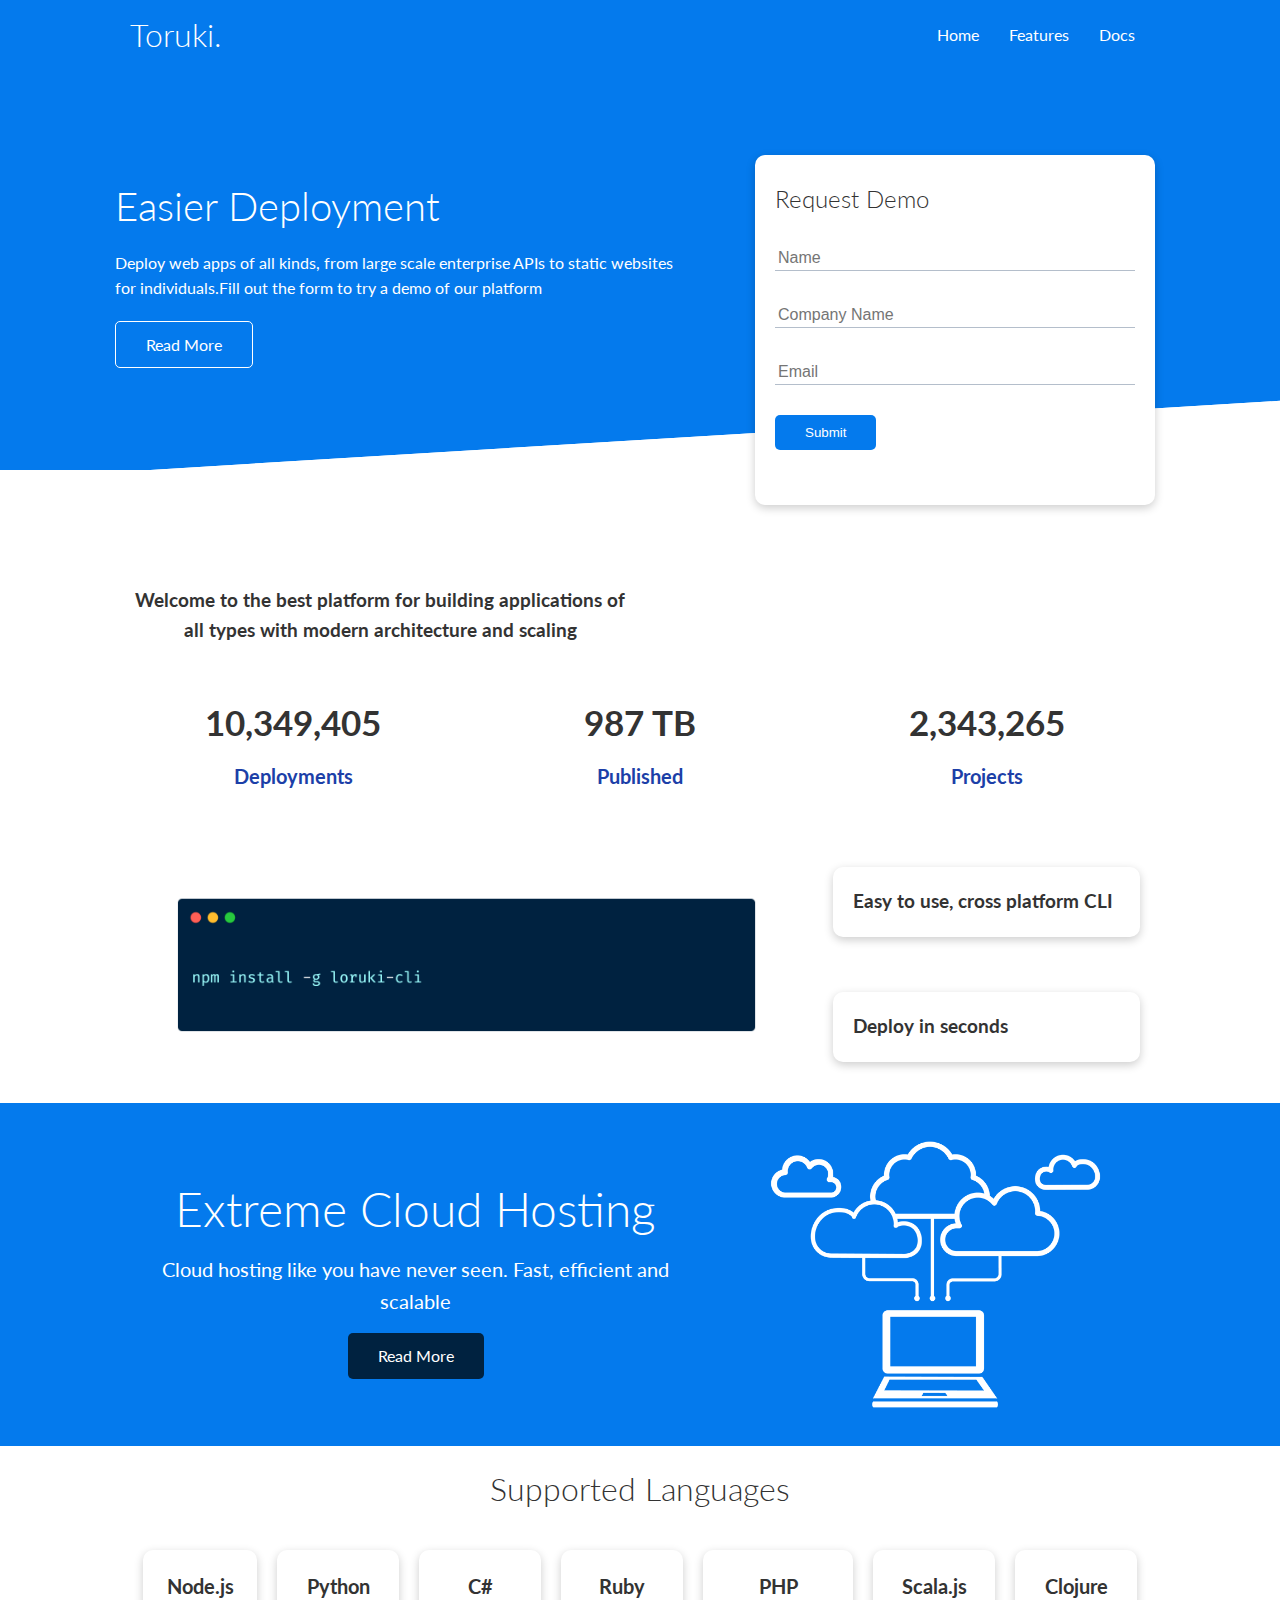
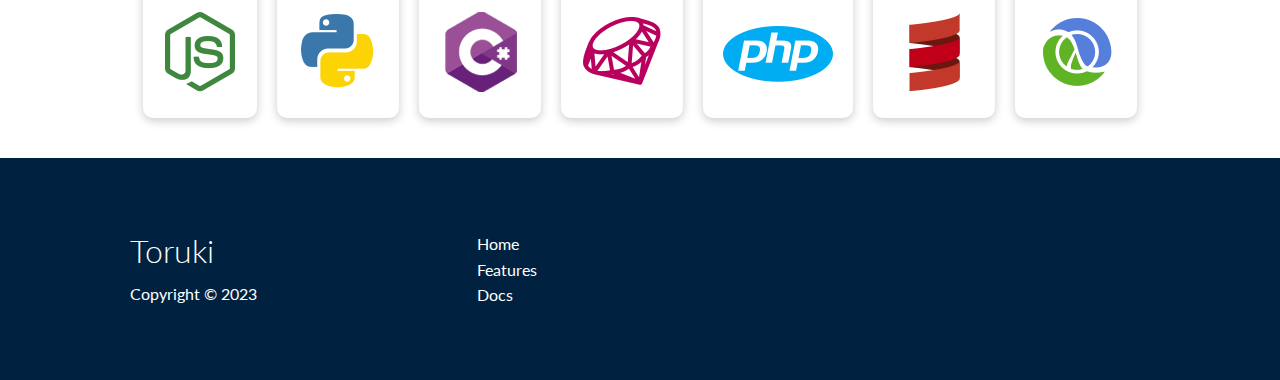
<file: Html-css-simply-cloud-hosting/index.html>
<!DOCTYPE html>
<html lang="en">

<head>
    <meta charset="UTF-8">
    <meta http-equiv="X-UA-Compatible" content="IE=edge">
    <meta name="viewport" content="width=device-width, initial-scale=1.0">
    <link rel="stylesheet" href="https://cdnjs.cloudflare.com/ajax/libs/font-awesome/6.3.0/css/all.min.css"
        integrity="sha512-SzlrxWUlpfuzQ+pcUCosxcglQRNAq/DZjVsC0lE40xsADsfeQoEypE+enwcOiGjk/bSuGGKHEyjSoQ1zVisanQ=="
        crossorigin="anonymous" referrerpolicy="no-referrer" />
    <link rel="stylesheet" href="css/style.css">
    <title>Toruki | Cloud Hosting For Everyone</title>
</head>

<body>
    <!--Navbar-->
    <div class="navbar">
        <div class="container flex">
            <h1 class="logo">Toruki.</h1>
            <nav>
                <ul>
                    <li><a href="index.html">Home</a></li>
                    <li><a href="features.html">Features</a></li>
                    <li><a href="docs.html">Docs</a></li>
                </ul>
            </nav>
        </div>
    </div>

    <!---ShowCase-->

    <section class="showcase">
        <div class="container grid">
            <div class="showcase-text">
                <h1>Easier Deployment</h1>
                <p>Deploy web apps of all kinds, from
                    large scale enterprise APIs to static
                    websites for individuals.Fill out the
                    form to try a demo of our platform</p>
                <a href="features.html" class="btn btn-outline">Read More</a>
            </div>
            <div class="showcase-form card">
                <h2>Request Demo</h2>
                <form>
                    <div class="form-control">
                        <input type="text" name="name" placeholder="Name" required>
                    </div>
                    <div class="form-control">
                        <input type="text" name="company" placeholder="Company Name" required>
                    </div>
                    <div class="form-control">
                        <input type="email" name="email" placeholder="Email" required>
                    </div>
                    <input type="submit" value="Submit" class="btn btn-primary">
                </form>
            </div>
        </div>

    </section>

    <!--Stats-->
    <section class="stats">
        <div class="container">
            <h3 class="stats-heading text-center my-1">
                Welcome to the best platform for building
                applications of all types with modern architecture and scaling
            </h3>

            <div class="grid grid-3 text-center my-4">
                <div>
                    <i class="fas fa-server fa-3x"></i>
                    <h3>10,349,405</h3>
                    <p class="text-secondary">Deployments</p>
                </div>
                <div>
                    <i class="fas fa-upload fa-3x"></i>
                    <h3>987 TB</h3>
                    <p class="text-secondary">Published</p>
                </div>
                <div>
                    <i class="fas fa-project-diagram fa-3x"></i>
                    <h3>2,343,265</h3>
                    <p class="text-secondary">Projects</p>
                </div>
            </div>
        </div>

    </section>
    <!---Cli-->
    <section class="cli">
        <div class="container grid">
            <img src="images/cli.png" alt="">
            <div class="card">
                <h3>Easy to use, cross platform CLI</h3>
            </div>
            <div class="card">
                <h3>Deploy in seconds</h3>
            </div>
        </div>
    </section>
    <!--Cloud-->
    <section class="cloud bg-primary my-2 py-2">
        <div class="container grid">
            <div class="text-center">
                <h2 class="lg">Extreme Cloud Hosting</h2>
                <p class="lead my-1">Cloud hosting like you have never seen.
                    Fast, efficient and scalable
                </p>
                <a href="features.html" class="btn btn-dark">Read More</a>
            </div>
            <img src="images/cloud.png" alt="">
        </div>
    </section>

    <!---Languages-->
    <section class="languages">
        <h2 class="md text-center my-2">
            Supported Languages
        </h2>
        <div class="container flex">
            <div class="card">
                <h4>Node.js</h4>
                <img src="images/logos/node.png" alt="">
            </div>
            <div class="card">
                <h4>Python</h4>
                <img src="images/logos/python.png" alt="">
            </div>
            <div class="card">
                <h4>C#</h4>
                <img src="images/logos/csharp.png" alt="">
            </div>
            <div class="card">
                <h4>Ruby</h4>
                <img src="images/logos/ruby.png" alt="">
            </div>
            <div class="card">
                <h4>PHP</h4>
                <img src="images/logos/php.png" alt="">
            </div>
            <div class="card">
                <h4>Scala.js</h4>
                <img src="images/logos/scala.png" alt="">
            </div>
            <div class="card">
                <h4>Clojure</h4>
                <img src="images/logos/clojure.png" alt="">
            </div>
        </div>
    </section>

    <!---Footer-->
    <footer class="footer bg-dark py-5">
    <div class="container grid grid-3">
        <div>
            <h1>Toruki</h1>
            <p>Copyright &copy; 2023</p>
        </div>
        <nav>
            <ul>
                <li><a href="index.html">Home</a></li>
                <li><a href="features.html">Features</a></li>
                <li><a href="docs.html">Docs</a></li>
            </ul>
        </nav>
       <div class="social">
        <a href="#"><i class="fab fa-github fa-2x"></i></a>
        <a href="#"><i class="fab fa-facebook fa-2x"></i></a>
        <a href="#"><i class="fab fa-instagram fa-2x"></i></a>
        <a href="#"><i class="fab fa-twitter fa-2x"></i></a>
       </div>
    </div>
    </footer>
</body>

</html>
</file>
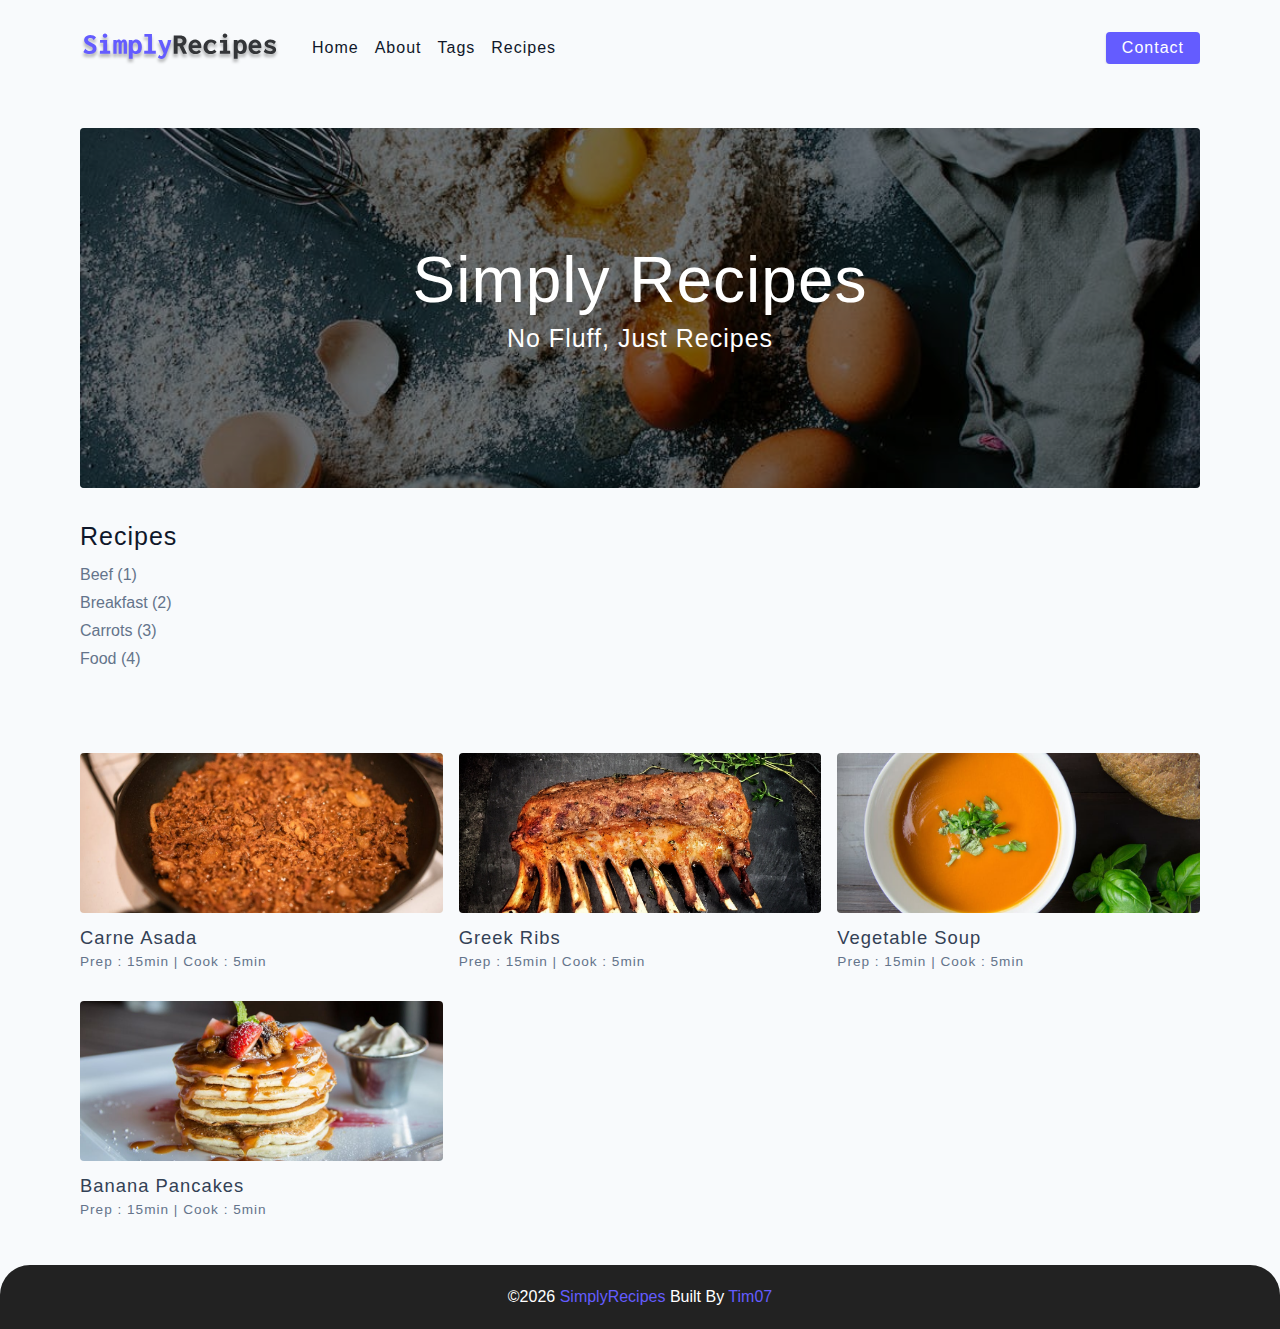
<file: html-css-simply-recipes-main/starter/index.html>
<!DOCTYPE html>
<html lang="en">
  <head>
    <meta charset="UTF-8" />
    <meta http-equiv="X-UA-Compatible" content="IE=edge" />
    <meta name="viewport" content="width=device-width, initial-scale=1.0" />
    <title>Simply Recipes || Starter</title>
    <!-- favicon -->
    <link rel="shortcut icon" href="./assets/favicon.ico" type="image/x-icon" />
    <!-- normalize -->
    <link rel="stylesheet" href="./css/normalize.css" />
    <!-- font-awesome -->
    <link
      rel="stylesheet"
      href="https://cdnjs.cloudflare.com/ajax/libs/font-awesome/5.14.0/css/all.min.css"
    />
    <!-- main css -->
    <link rel="stylesheet" href="./css/main.css" />
  </head>
  <body>
  <!--nav-->
  <nav class="navbar">
   <div class="nav-center">
   <!--header-->
   <div class="nav-header">
    <a href="index.html" class="nav-logo">
      <img src="./assets/logo.svg" alt="simply recipes">
    </a>
    <button type="button" class="nav-btn btn">
    <i class="fas fa-align-justify"></i>
    </button>
  </div>
  <!--links-->
    <div class="nav-links">
      <a href="index.html" class="nav-link">Home</a>
      <a href="about.html" class="nav-link">About</a>
      <a href="tags.html" class="nav-link">Tags</a>
      <a href="recipes.html" class="nav-link">Recipes</a>
      <div class="nav-link contact-link">
     <a href="contact.html" class="btn">Contact</a>
      </div>
    </div>
   </div>
  </nav>
  <!--nav end-->
  <!--main-->
  <main class="page">
    <!---header-->
    <header class="hero">
   <div class="hero-container">
    <div class="hero-text">
   <h1>simply recipes</h1>
   <h4>no fluff, just recipes</h4>
    </div>
   </div>
    </header>
    <!---end of header-->
    <section class="recipes-container">
      <!-- tag container -->
      <div class="tags-container">
        <h4>recipes</h4>
        <div class="tags-list">
          <a href="tag-template.html">Beef (1)</a>
          <a href="tag-template.html">Breakfast (2)</a>
          <a href="tag-template.html">Carrots (3)</a>
          <a href="tag-template.html">Food (4)</a>
        </div>
      </div>
      <!-- end of tag container -->
      <!-- recipes list -->
      <div class="recipes-list">
        <!-- single recipe -->
        <a href="single-recipe.html" class="recipe">
          <img
            src="./assets/recipes/recipe-1.jpeg"
            class="img recipe-img"
            alt=""
          />
          <h5>Carne Asada</h5>
          <p>Prep : 15min | Cook : 5min</p>
        </a>
        <!-- end of single recipe -->
        <!-- single recipe -->
        <a href="single-recipe.html" class="recipe">
          <img
            src="./assets/recipes/recipe-2.jpeg"
            class="img recipe-img"
            alt=""
          />
          <h5>Greek Ribs</h5>
          <p>Prep : 15min | Cook : 5min</p>
        </a>
        <!-- end of single recipe -->
        <!-- single recipe -->
        <a href="single-recipe.html" class="recipe">
          <img
            src="./assets/recipes/recipe-3.jpeg"
            class="img recipe-img"
            alt=""
          />
          <h5>Vegetable Soup</h5>
          <p>Prep : 15min | Cook : 5min</p>
        </a>
        <!-- end of single recipe -->
        <!-- single recipe -->
        <a href="single-recipe.html" class="recipe">
          <img
            src="./assets/recipes/recipe-4.jpeg"
            class="img recipe-img"
            alt=""
          />
          <h5>Banana Pancakes</h5>
          <p>Prep : 15min | Cook : 5min</p>
        </a>
        <!-- end of single recipe -->
      </div>
      <!-- end of recipes list -->
    </section>
  </main>
  <!--end main-->
  <!---footer-->
  <footer class="page-footer">
  <p>
    &copy;<span id="date"></span>
    <span class="footer-logo">SimplyRecipes</span>
    Built By <a href="https://github.com/Turabek07">Tim07</a>
  </p>
  </footer>
    <script src="./js/app.js"></script>
  </body>
</html>
</file>
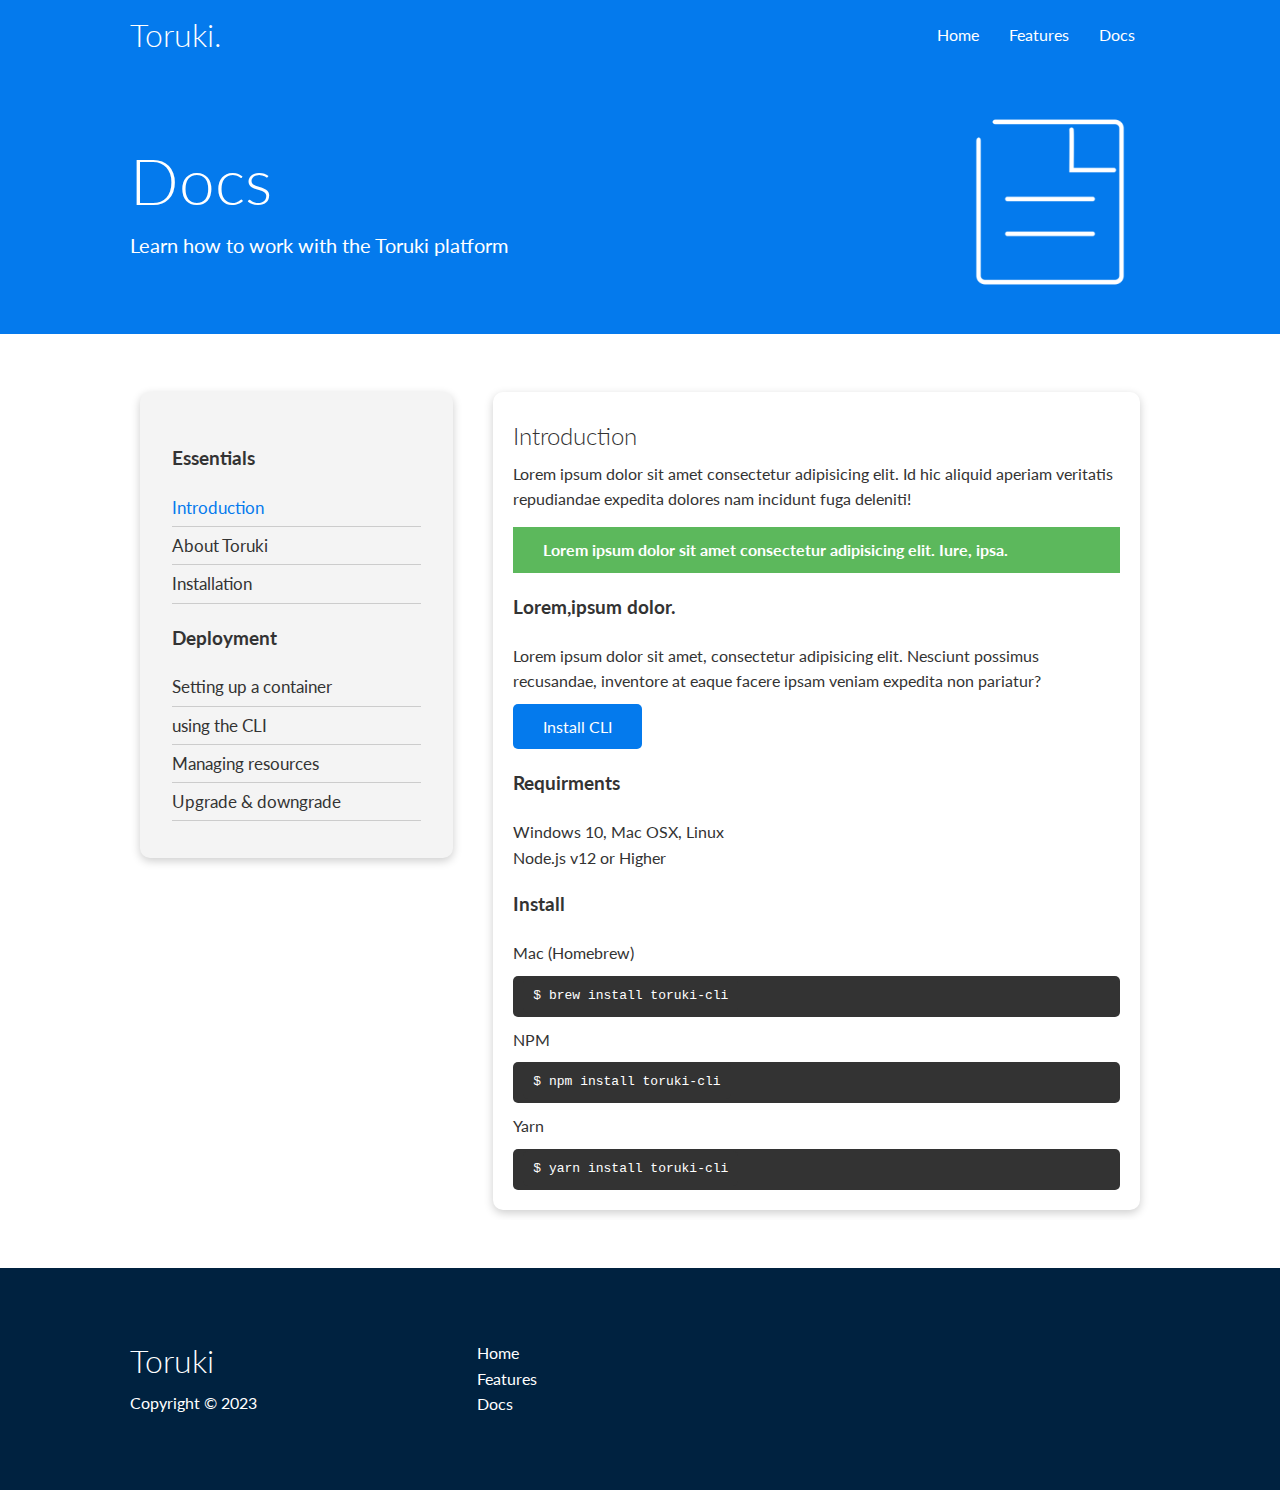
<file: Html-css-simply-cloud-hosting/docs.html>
<!DOCTYPE html>
<html lang="en">

<head>
    <meta charset="UTF-8">
    <meta http-equiv="X-UA-Compatible" content="IE=edge">
    <meta name="viewport" content="width=device-width, initial-scale=1.0">
    <link rel="stylesheet" href="https://cdnjs.cloudflare.com/ajax/libs/font-awesome/6.3.0/css/all.min.css"
        integrity="sha512-SzlrxWUlpfuzQ+pcUCosxcglQRNAq/DZjVsC0lE40xsADsfeQoEypE+enwcOiGjk/bSuGGKHEyjSoQ1zVisanQ=="
        crossorigin="anonymous" referrerpolicy="no-referrer" />
    <link rel="stylesheet" href="css/style.css">
    <title>Toruki | Cloud Hosting For Everyone</title>
</head>

<body>
    <!--Navbar-->
    <div class="navbar">
        <div class="container flex">
            <h1 class="logo">Toruki.</h1>
            <nav>
                <ul>
                    <li><a href="index.html">Home</a></li>
                    <li><a href="features.html">Features</a></li>
                    <li><a href="docs.html">Docs</a></li>
                </ul>
            </nav>
        </div>
    </div>

    <!---Header-->
    <section class="docs-head bg-primary py-3">
        <div class="container grid">
            <div>
                <h1 class="xl">Docs</h1>
                <p class="lead">
                    Learn how to work with the Toruki platform
                </p>
            </div>
            <img src="images/docs.png" alt="">
        </div>
    </section>


    <!--Docs main-->
    <section class="docs-main my-4">
        <div class="container grid">
            <div class="card bg-light p-3">
                <h3 class="my-2">Essentials</h3>
                <nav>
                    <ul>
                        <li><a class="text-primary" href="#">Introduction</a></li>
                        <li><a href="#">About Toruki</a></li>
                        <li><a href="#">Installation</a></li>
                    </ul>
                </nav>
                <h3 class="my-2">Deployment</h3>
                <nav>
                    <ul>
                        <li><a href="#">Setting up a container</a></li>
                        <li><a href="#">using the CLI</a></li>
                        <li><a href="#">Managing resources</a></li>
                        <li><a href="#">Upgrade & downgrade</a></li>
                    </ul>
                </nav>

            </div>
            <div class="card">

                <h2>Introduction</h2>
                <p>
                    Lorem ipsum dolor sit amet consectetur adipisicing elit. Id hic aliquid aperiam veritatis
                    repudiandae expedita dolores nam incidunt fuga deleniti!
                </p>
                <div class="alert alert-success">
                    <i class="fas fa-info"></i>Lorem ipsum dolor sit amet consectetur adipisicing elit. Iure, ipsa.
                </div>


                <h3>Lorem,ipsum dolor.</h3>
                <p>Lorem ipsum dolor sit amet, consectetur adipisicing elit. Nesciunt possimus recusandae, inventore at
                    eaque facere ipsam veniam expedita non pariatur?</p>
                    <a href="#" class="btn btn-primary">Install CLI</a>
                    <h3>Requirments</h3>
                    <ul>
                        <li>Windows 10, Mac OSX, Linux</li>
                        <li>Node.js v12 or Higher</li>
                    </ul>
                    <h3>Install</h3>
                    <p>Mac (Homebrew)</p>
                    <pre><code>$ brew install toruki-cli</code></pre>
                    <p>NPM</p>
                    <pre><code>$ npm install toruki-cli</code></pre>
                    <p>Yarn</p>
                    <pre><code>$ yarn install toruki-cli</code></pre>
                    
            </div>
        </div>
    </section>



    <!---Footer-->
    <footer class="footer bg-dark py-5">
        <div class="container grid grid-3">
            <div>
                <h1>Toruki</h1>
                <p>Copyright &copy; 2023</p>
            </div>
            <nav>
                <ul>
                    <li><a href="index.html">Home</a></li>
                    <li><a href="features.html">Features</a></li>
                    <li><a href="docs.html">Docs</a></li>
                </ul>
            </nav>
            <div class="social">
                <a href="#"><i class="fab fa-github fa-2x"></i></a>
                <a href="#"><i class="fab fa-facebook fa-2x"></i></a>
                <a href="#"><i class="fab fa-instagram fa-2x"></i></a>
                <a href="#"><i class="fab fa-twitter fa-2x"></i></a>
            </div>
        </div>
    </footer>
</body>

</html>
</file>
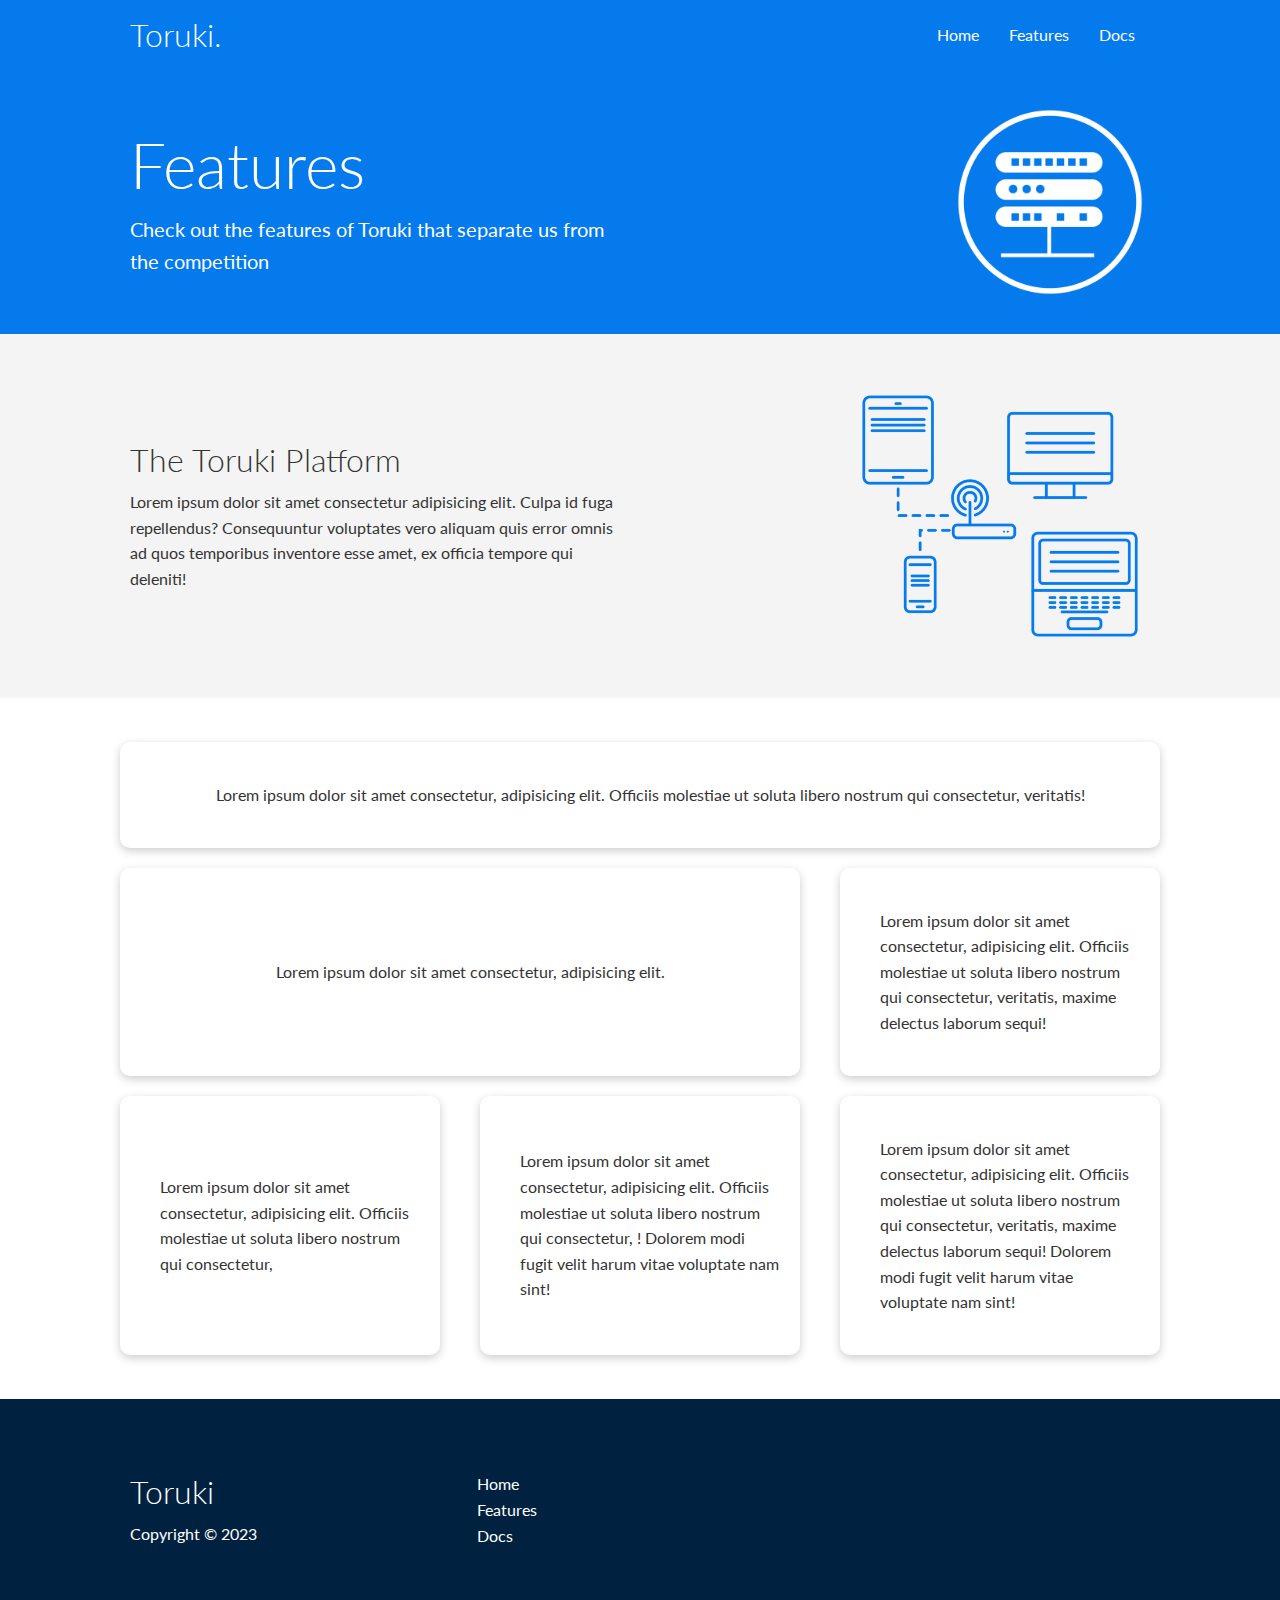
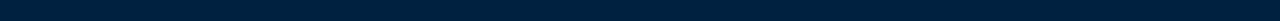
<file: Html-css-simply-cloud-hosting/features.html>
<!DOCTYPE html>
<html lang="en">

<head>
    <meta charset="UTF-8">
    <meta http-equiv="X-UA-Compatible" content="IE=edge">
    <meta name="viewport" content="width=device-width, initial-scale=1.0">
    <link rel="stylesheet" href="https://cdnjs.cloudflare.com/ajax/libs/font-awesome/6.3.0/css/all.min.css"
        integrity="sha512-SzlrxWUlpfuzQ+pcUCosxcglQRNAq/DZjVsC0lE40xsADsfeQoEypE+enwcOiGjk/bSuGGKHEyjSoQ1zVisanQ=="
        crossorigin="anonymous" referrerpolicy="no-referrer" />
    <link rel="stylesheet" href="css/style.css">
    <title>Toruki | Cloud Hosting For Everyone</title>
</head>

<body>
    <!--Navbar-->
    <div class="navbar">
        <div class="container flex">
            <h1 class="logo">Toruki.</h1>
            <nav>
                <ul>
                    <li><a href="index.html">Home</a></li>
                    <li><a href="features.html">Features</a></li>
                    <li><a href="docs.html">Docs</a></li>
                </ul>
            </nav>
        </div>
    </div>

    <!---Header-->
    <section class="features-head bg-primary py-3">
        <div class="container grid">
            <div>
                <h1 class="xl">Features</h1>
                <p class="lead">
                    Check out the features of Toruki that
                    separate us from the competition
                </p>
            </div>
            <img src="images/server.png" alt="">
        </div>
    </section>

    <!---Sub Head -->
    <section class="features-sub-head bg-light py-3">
        <div class="container grid">
            <div>
                <h1 class="md">The Toruki Platform</h1>
                <p>
                    Lorem ipsum dolor sit amet consectetur adipisicing elit.
                    Culpa id fuga repellendus? Consequuntur
                    voluptates vero aliquam quis error omnis ad quos
                    temporibus inventore esse amet, ex officia tempore
                    qui deleniti!
                </p>
            </div>
            <img src="images/server2.png" alt="">
        </div>
    </section>


    <section class="features-main my-2">
        <div class="container grid grid-3">
            <div class="card flex">
                <i class="fas fa-server fa-3x"></i>
                <p>Lorem ipsum dolor sit amet consectetur, adipisicing elit. Officiis molestiae ut soluta libero nostrum
                    qui consectetur, veritatis!</p>
            </div>
            <div class="card flex">
                <i class="fas fa-upload fa-3x"></i>
                <p>Lorem ipsum dolor sit amet consectetur, adipisicing elit.</p>
            </div>
            <div class="card flex">
                <i class="fas fa-power-off fa-3x"></i>
                <p>Lorem ipsum dolor sit amet consectetur, adipisicing elit. Officiis molestiae ut soluta libero nostrum
                    qui consectetur, veritatis, maxime delectus laborum sequi!</p>
            </div>
            <div class="card flex">
                <i class="fas fa-server fa-3x"></i>
                <p>Lorem ipsum dolor sit amet consectetur, adipisicing elit. Officiis molestiae ut soluta libero nostrum
                    qui consectetur, </p>
            </div>
            <div class="card flex">
                <i class="fas fa-server fa-3x"></i>
                <p>Lorem ipsum dolor sit amet consectetur, adipisicing elit. Officiis molestiae ut soluta libero nostrum
                    qui consectetur, ! Dolorem modi fugit velit harum vitae
                    voluptate nam sint!</p>
            </div>
            <div class="card flex">
                <i class="fas fa-database fa-3x"></i>
                <p>Lorem ipsum dolor sit amet consectetur, adipisicing elit. Officiis molestiae ut soluta libero nostrum
                    qui consectetur, veritatis, maxime delectus laborum sequi! Dolorem modi fugit velit harum vitae
                    voluptate nam sint!</p>
            </div>
        </div>
    </section>


    <!---Footer-->
    <footer class="footer bg-dark py-5">
        <div class="container grid grid-3">
            <div>
                <h1>Toruki</h1>
                <p>Copyright &copy; 2023</p>
            </div>
            <nav>
                <ul>
                    <li><a href="index.html">Home</a></li>
                    <li><a href="features.html">Features</a></li>
                    <li><a href="docs.html">Docs</a></li>
                </ul>
            </nav>
            <div class="social">
                <a href="#"><i class="fab fa-github fa-2x"></i></a>
                <a href="#"><i class="fab fa-facebook fa-2x"></i></a>
                <a href="#"><i class="fab fa-instagram fa-2x"></i></a>
                <a href="#"><i class="fab fa-twitter fa-2x"></i></a>
            </div>
        </div>
    </footer>
</body>

</html>
</file>
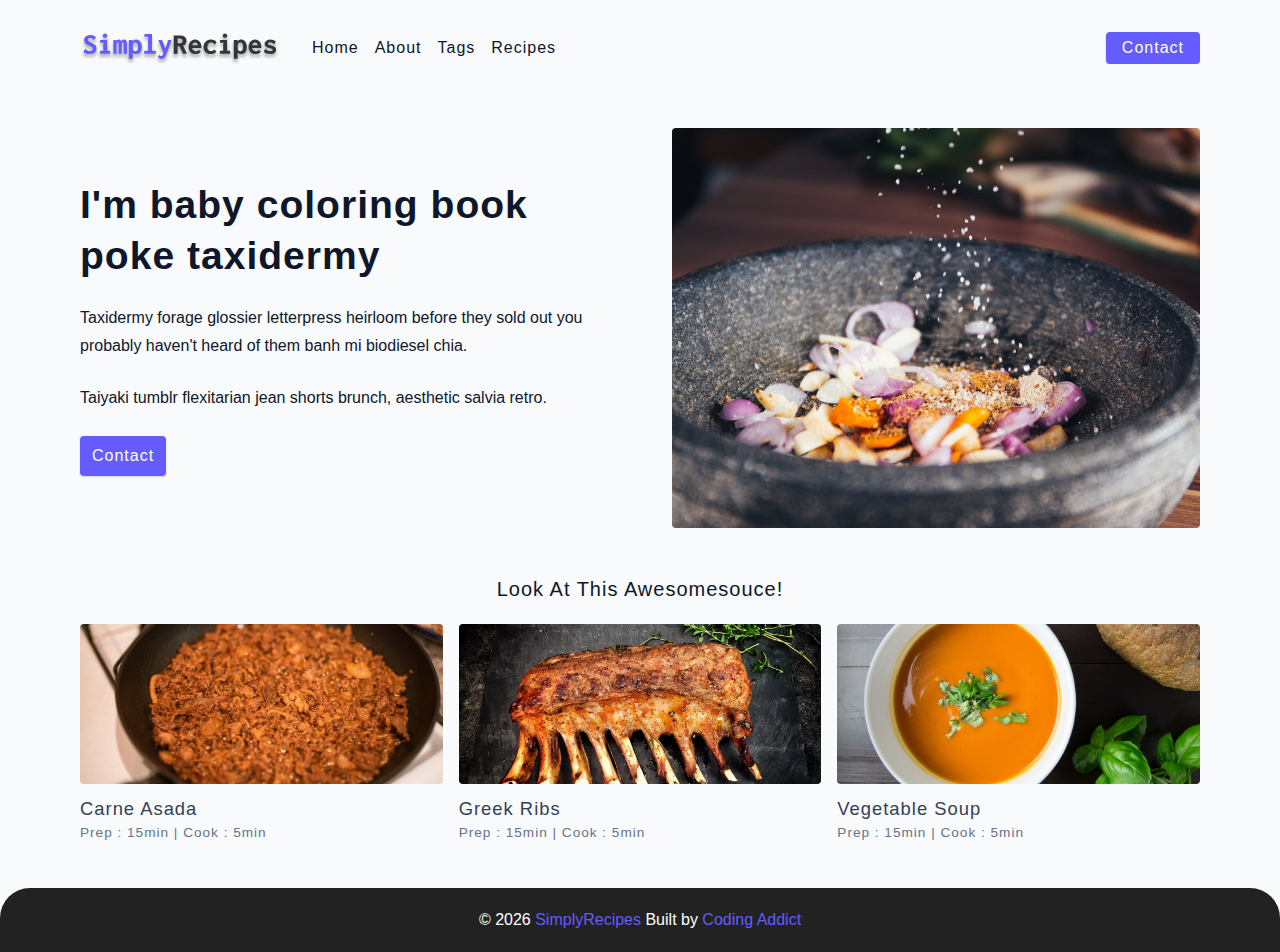
<file: html-css-simply-recipes-main/starter/about.html>
<!DOCTYPE html>
<html lang="en">
  <head>
    <meta charset="UTF-8" />
    <meta http-equiv="X-UA-Compatible" content="IE=edge" />
    <meta name="viewport" content="width=device-width, initial-scale=1.0" />
    <title>About || Final</title>
    <!-- favicon -->
    <link rel="shortcut icon" href="./assets/favicon.ico" type="image/x-icon" />
    <!-- normalize -->
    <link rel="stylesheet" href="./css/normalize.css" />
    <!-- font-awesome -->
    <link
      rel="stylesheet"
      href="https://cdnjs.cloudflare.com/ajax/libs/font-awesome/5.14.0/css/all.min.css"
    />
    <!-- main css -->
    <link rel="stylesheet" href="./css/main.css" />
  </head>
  <body>
    <!-- nav  -->
    <nav class="navbar">
      <div class="nav-center">
        <div class="nav-header">
          <a href="index.html" class="nav-logo">
            <img src="./assets/logo.svg" alt="simply recipes" />
          </a>
          <button class="nav-btn btn">
            <i class="fas fa-align-justify"></i>
          </button>
        </div>
        <div class="nav-links">
          <a href="index.html" class="nav-link"> home </a>
          <a href="about.html" class="nav-link"> about </a>
          <a href="tags.html" class="nav-link"> tags </a>
          <a href="recipes.html" class="nav-link"> recipes </a>

          <div class="nav-link contact-link">
            <a href="contact.html" class="btn"> contact </a>
          </div>
        </div>
      </div>
    </nav>
    <!-- end of nav -->
    <main class="page">
      <section class="about-page">
        <article>
          <h2>I'm baby coloring book poke taxidermy</h2>
          <p>
            Taxidermy forage glossier letterpress heirloom before they sold out
            you probably haven't heard of them banh mi biodiesel chia.
          </p>
          <p>
            Taiyaki tumblr flexitarian jean shorts brunch, aesthetic salvia
            retro.
          </p>
          <a href="contact.html" class="btn"> contact </a>
        </article>
        <!-- needs fixes -->
        <img
          src="./assets/about.jpeg"
          alt="Person Pouring Salt in Bowl"
          class="img about-img"
        />
      </section>
      <section class="featured-recipes">
        <h5 class="featured-title">Look At This Awesomesouce!</h5>
        <div class="recipes-list">
          <!-- single recipe -->
          <a href="single-recipe.html" class="recipe">
            <img
              src="./assets/recipes/recipe-1.jpeg"
              class="img recipe-img"
              alt=""
            />
            <h5>Carne Asada</h5>
            <p>Prep : 15min | Cook : 5min</p>
          </a>
          <!-- end of single recipe -->
          <!-- single recipe -->
          <a href="single-recipe.html" class="recipe">
            <img
              src="./assets/recipes/recipe-2.jpeg"
              class="img recipe-img"
              alt=""
            />
            <h5>Greek Ribs</h5>
            <p>Prep : 15min | Cook : 5min</p>
          </a>
          <!-- end of single recipe -->
          <!-- single recipe -->
          <a href="single-recipe.html" class="recipe">
            <img
              src="./assets/recipes/recipe-3.jpeg"
              class="img recipe-img"
              alt=""
            />
            <h5>Vegetable Soup</h5>
            <p>Prep : 15min | Cook : 5min</p>
          </a>
          <!-- end of single recipe -->
        </div>
      </section>
    </main>
    <!-- footer -->
    <footer class="page-footer">
      <p>
        &copy; <span id="date"></span>
        <span class="footer-logo">SimplyRecipes</span> Built by
        <a href="https://www.johnsmilga.com/">Coding Addict</a>
      </p>
    </footer>
    <script src="./js/app.js"></script>
  </body>
</html>
</file>
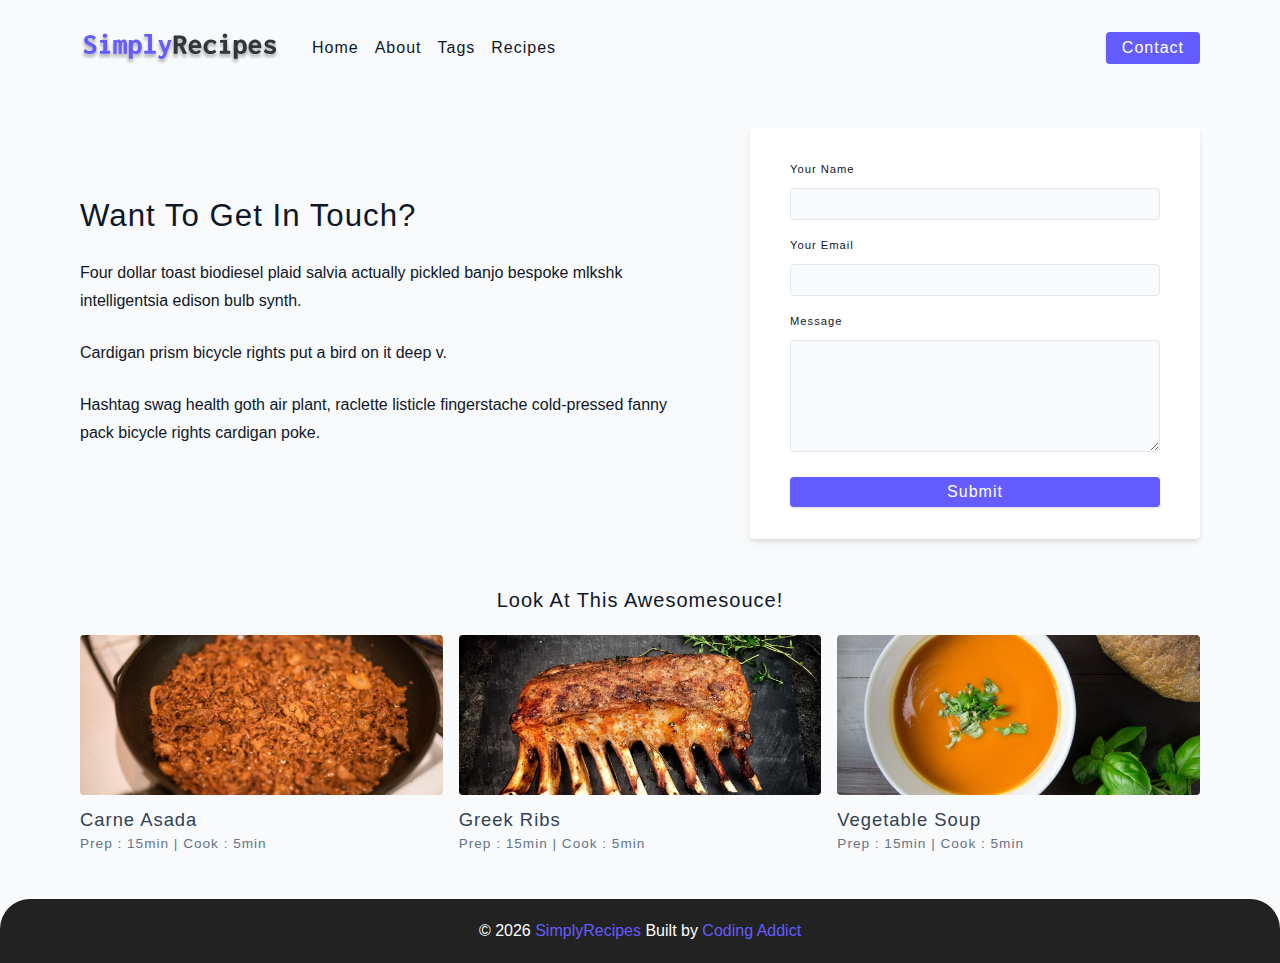
<file: html-css-simply-recipes-main/starter/contact.html>
<!DOCTYPE html>
<html lang="en">
  <head>
    <meta charset="UTF-8" />
    <meta http-equiv="X-UA-Compatible" content="IE=edge" />
    <meta name="viewport" content="width=device-width, initial-scale=1.0" />
    <title>Contact || Final</title>
    <!-- favicon -->
    <link rel="shortcut icon" href="./assets/favicon.ico" type="image/x-icon" />
    <!-- normalize -->
    <link rel="stylesheet" href="./css/normalize.css" />
    <!-- font-awesome -->
    <link
      rel="stylesheet"
      href="https://cdnjs.cloudflare.com/ajax/libs/font-awesome/5.14.0/css/all.min.css"
    />
    <!-- main css -->
    <link rel="stylesheet" href="./css/main.css" />
  </head>
  <body>
    <!-- nav  -->
    <nav class="navbar">
      <div class="nav-center">
        <div class="nav-header">
          <a href="index.html" class="nav-logo">
            <img src="./assets/logo.svg" alt="simply recipes" />
          </a>
          <button class="nav-btn btn">
            <i class="fas fa-align-justify"></i>
          </button>
        </div>
        <div class="nav-links">
          <a href="index.html" class="nav-link"> home </a>
          <a href="about.html" class="nav-link"> about </a>
          <a href="tags.html" class="nav-link"> tags </a>
          <a href="recipes.html" class="nav-link"> recipes </a>

          <div class="nav-link contact-link">
            <a href="contact.html" class="btn"> contact </a>
          </div>
        </div>
      </div>
    </nav>
    <!-- end of nav -->
    <main class="page">
     <section class="contact-container">
          <article class="contact-info">
            <h3>Want To Get In Touch?</h3>
            <p>
              Four dollar toast biodiesel plaid salvia actually pickled banjo
              bespoke mlkshk intelligentsia edison bulb synth.
            </p>
            <p>Cardigan prism bicycle rights put a bird on it deep v.</p>
            <p>
              Hashtag swag health goth air plant, raclette listicle fingerstache
              cold-pressed fanny pack bicycle rights cardigan poke.
            </p>
          </article>
          <article>
            <form class="form contact-form">
              <div class="form-row">
                <label html="name" class="form-label">your name</label>
                <input type="text" name="name" id="name" class="form-input" />
              </div>
              <div class="form-row">
                <label html="email" class="form-label">your email</label>
                <input type="text" name="email" id="email" class="form-input" />
              </div>
              <div class="form-row">
                <label html="message" class="form-label">message</label>
                <textarea name="message" id="message" class="form-textarea"></textarea>
              </div>
              <button type="submit" class="btn btn-block">
                submit
              </button>
            </form>
          </article>
        </section>
     <!-- featured recipes -->
       <section class="featured-recipes">
        <h5 class="featured-title">Look At This Awesomesouce!</h5>
        <div class="recipes-list">
          <!-- single recipe -->
          <a href="single-recipe.html" class="recipe">
            <img
              src="./assets/recipes/recipe-1.jpeg"
              class="img recipe-img"
              alt=""
            />
            <h5>Carne Asada</h5>
            <p>Prep : 15min | Cook : 5min</p>
          </a>
          <!-- end of single recipe -->
          <!-- single recipe -->
          <a href="single-recipe.html" class="recipe">
            <img
              src="./assets/recipes/recipe-2.jpeg"
              class="img recipe-img"
              alt=""
            />
            <h5>Greek Ribs</h5>
            <p>Prep : 15min | Cook : 5min</p>
          </a>
          <!-- end of single recipe -->
          <!-- single recipe -->
          <a href="single-recipe.html" class="recipe">
            <img
              src="./assets/recipes/recipe-3.jpeg"
              class="img recipe-img"
              alt=""
            />
            <h5>Vegetable Soup</h5>
            <p>Prep : 15min | Cook : 5min</p>
          </a>
          <!-- end of single recipe -->
        </div>
      </section>
    </main>
    <!-- footer -->
    <footer class="page-footer">
      <p>
        &copy; <span id="date"></span>
        <span class="footer-logo">SimplyRecipes</span> Built by
        <a href="https://www.johnsmilga.com/">Coding Addict</a>
      </p>
    </footer>
    <script src="./js/app.js"></script>
  </body>
</html>
</file>
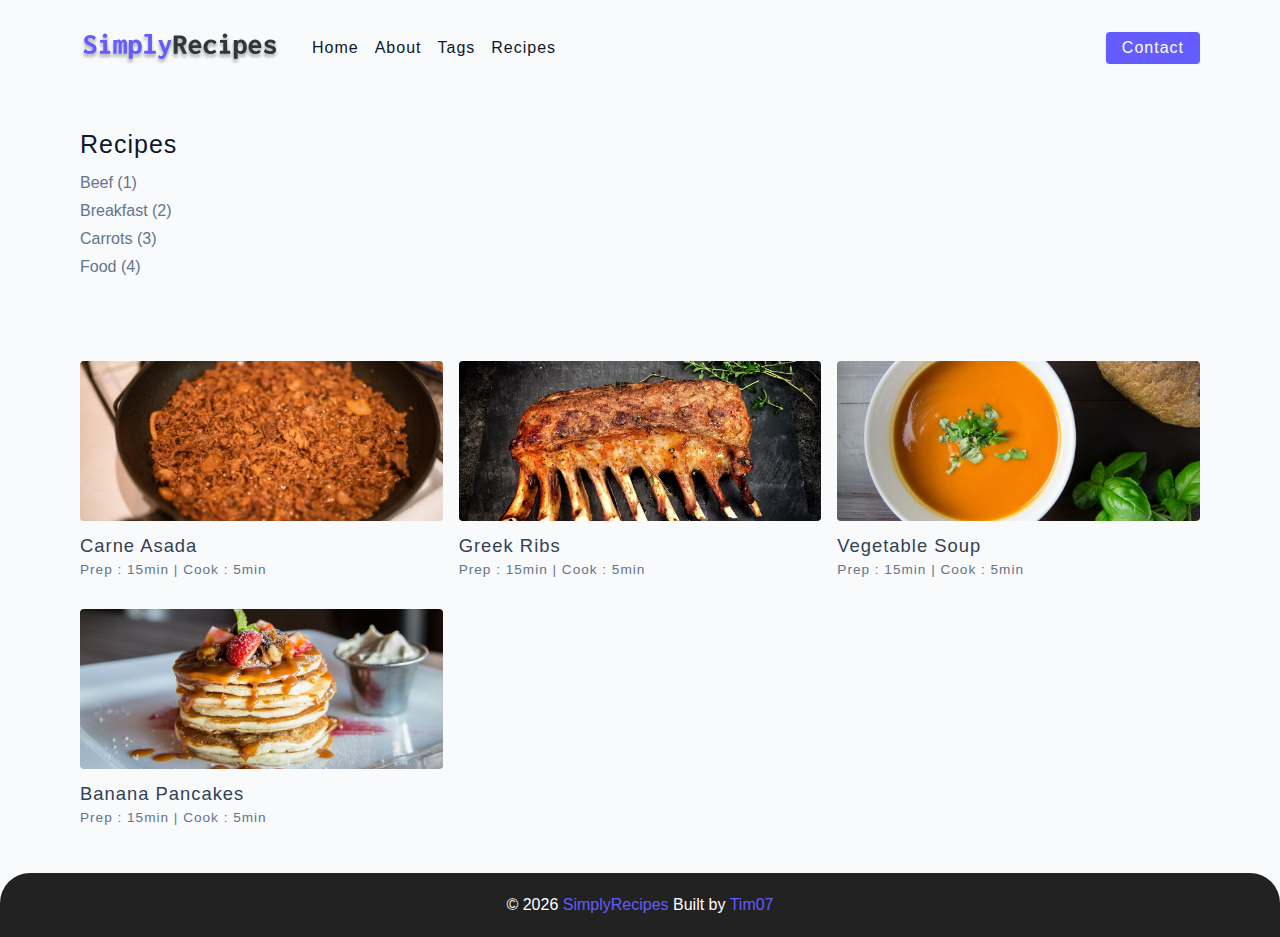
<file: html-css-simply-recipes-main/starter/recipes.html>
<!DOCTYPE html>
<html lang="en">
  <head>
    <meta charset="UTF-8" />
    <meta http-equiv="X-UA-Compatible" content="IE=edge" />
    <meta name="viewport" content="width=device-width, initial-scale=1.0" />
    <title>Recipes || Final</title>
    <!-- favicon -->
    <link rel="shortcut icon" href="./assets/favicon.ico" type="image/x-icon" />
    <!-- normalize -->
    <link rel="stylesheet" href="./css/normalize.css" />
    <!-- font-awesome -->
    <link
      rel="stylesheet"
      href="https://cdnjs.cloudflare.com/ajax/libs/font-awesome/5.14.0/css/all.min.css"
    />
    <!-- main css -->
    <link rel="stylesheet" href="./css/main.css" />
  </head>
  <body>
    <!-- nav  -->
    <nav class="navbar">
      <div class="nav-center">
        <div class="nav-header">
          <a href="index.html" class="nav-logo">
            <img src="./assets/logo.svg" alt="simply recipes" />
          </a>
          <button class="nav-btn btn">
            <i class="fas fa-align-justify"></i>
          </button>
        </div>
        <div class="nav-links">
          <a href="index.html" class="nav-link"> home </a>
          <a href="about.html" class="nav-link"> about </a>
          <a href="tags.html" class="nav-link"> tags </a>
          <a href="recipes.html" class="nav-link"> recipes </a>

          <div class="nav-link contact-link">
            <a href="contact.html" class="btn"> contact </a>
          </div>
        </div>
      </div>
    </nav>
    <!-- end of nav -->
    <!-- main -->
    <main class="page">
      <section class="recipes-container">
        <!-- tag container -->
        <div class="tags-container">
          <h4>recipes</h4>
          <div class="tags-list">
            <a href="tag-template.html">Beef (1)</a>
            <a href="tag-template.html">Breakfast (2)</a>
            <a href="tag-template.html">Carrots (3)</a>
            <a href="tag-template.html">Food (4)</a>
          </div>
        </div>
        <!-- end of tag container -->
        <!-- recipes list -->
        <div class="recipes-list">
          <!-- single recipe -->
          <a href="single-recipe.html" class="recipe">
            <img
              src="./assets/recipes/recipe-1.jpeg"
              class="img recipe-img"
              alt=""
            />
            <h5>Carne Asada</h5>
            <p>Prep : 15min | Cook : 5min</p>
          </a>
          <!-- end of single recipe -->
          <!-- single recipe -->
          <a href="single-recipe.html" class="recipe">
            <img
              src="./assets/recipes/recipe-2.jpeg"
              class="img recipe-img"
              alt=""
            />
            <h5>Greek Ribs</h5>
            <p>Prep : 15min | Cook : 5min</p>
          </a>
          <!-- end of single recipe -->
          <!-- single recipe -->
          <a href="single-recipe.html" class="recipe">
            <img
              src="./assets/recipes/recipe-3.jpeg"
              class="img recipe-img"
              alt=""
            />
            <h5>Vegetable Soup</h5>
            <p>Prep : 15min | Cook : 5min</p>
          </a>
          <!-- end of single recipe -->
          <!-- single recipe -->
          <a href="single-recipe.html" class="recipe">
            <img
              src="./assets/recipes/recipe-4.jpeg"
              class="img recipe-img"
              alt=""
            />
            <h5>Banana Pancakes</h5>
            <p>Prep : 15min | Cook : 5min</p>
          </a>
          <!-- end of single recipe -->
        </div>
      </section>
    </main>
    <!-- end of main -->
    <!-- footer -->
    <footer class="page-footer">
      <p>
        &copy; <span id="date"></span>
        <span class="footer-logo">SimplyRecipes</span> Built by
        <a href="https://github.com/Turabek07">Tim07</a>
      </p>
    </footer>
    <script src="./js/app.js"></script>
  </body>
</html>
</file>
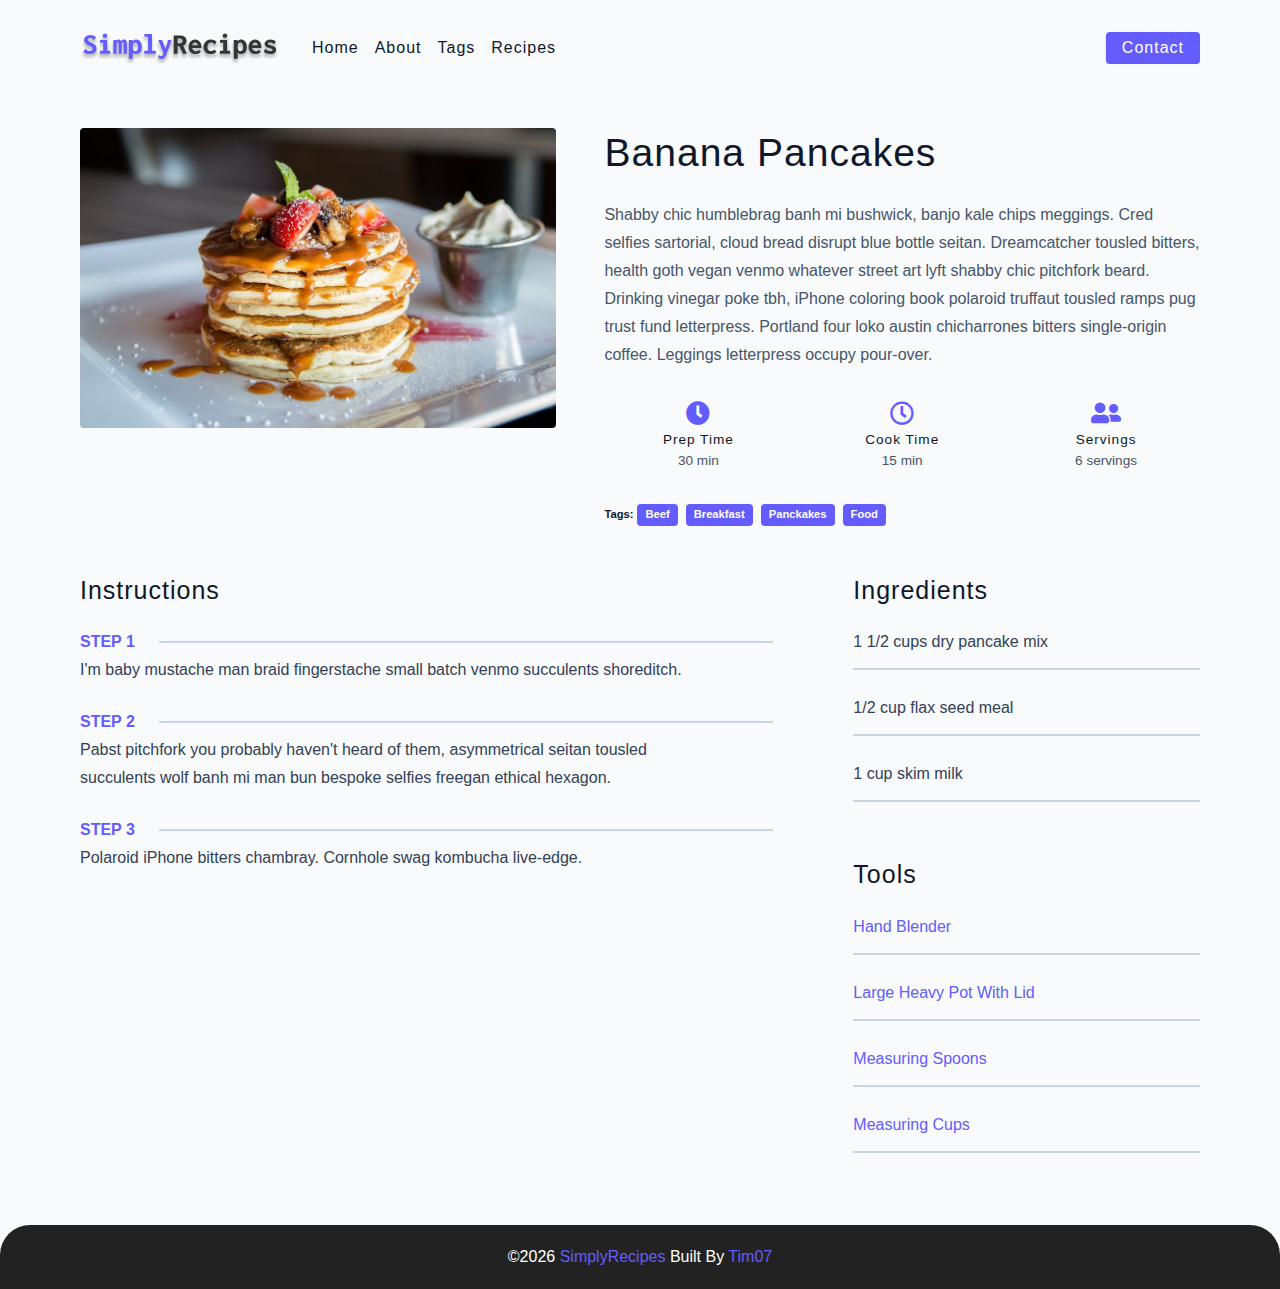
<file: html-css-simply-recipes-main/starter/single-recipe.html>
<!DOCTYPE html>
<html lang="en">

<head>
  <meta charset="UTF-8" />
  <meta http-equiv="X-UA-Compatible" content="IE=edge" />
  <meta name="viewport" content="width=device-width, initial-scale=1.0" />
  <title>Single Recipe || Starter</title>
  <!-- favicon -->
  <link rel="shortcut icon" href="./assets/favicon.ico" type="image/x-icon" />
  <!-- normalize -->
  <link rel="stylesheet" href="./css/normalize.css" />
  <!-- font-awesome -->
  <link rel="stylesheet" href="https://cdnjs.cloudflare.com/ajax/libs/font-awesome/5.14.0/css/all.min.css" />
  <!-- main css -->
  <link rel="stylesheet" href="./css/main.css" />
</head>

<body>
  <!--nav-->
  <nav class="navbar">
    <div class="nav-center">
      <!--header-->
      <div class="nav-header">
        <a href="index.html" class="nav-logo">
          <img src="./assets/logo.svg" alt="simply recipes">
        </a>
        <button type="button" class="nav-btn btn">
          <i class="fas fa-align-justify"></i>
        </button>
      </div>
      <!--links-->
      <div class="nav-links">
        <a href="index.html" class="nav-link">Home</a>
        <a href="about.html" class="nav-link">About</a>
        <a href="tags.html" class="nav-link">Tags</a>
        <a href="recipes.html" class="nav-link">Recipes</a>
        <div class="nav-link contact-link">
          <a href="contact.html" class="btn">Contact</a>
        </div>
      </div>
    </div>
  </nav>
  <!--nav end-->
  <main class="page">
    <div class="recipe-page">
      <section class="recipe-hero">
        <img src="./assets/recipes/recipe-4.jpeg" class="img recipe-hero-img" alt="panckakes">
        <article>
          <h2>Banana Pancakes</h2>
          <p>
            Shabby chic humblebrag banh mi bushwick, banjo kale chips
            meggings. Cred selfies sartorial, cloud bread disrupt blue bottle
            seitan. Dreamcatcher tousled bitters, health goth vegan venmo
            whatever street art lyft shabby chic pitchfork beard. Drinking
            vinegar poke tbh, iPhone coloring book polaroid truffaut tousled
            ramps pug trust fund letterpress. Portland four loko austin
            chicharrones bitters single-origin coffee. Leggings letterpress
            occupy pour-over.
          </p>
          <div class="recipe-icons">
            <article>
              <i class="fas fa-clock"></i>
              <h5>prep time</h5>
              <p>30 min</p>
            </article>
            <article>
              <i class="far fa-clock"></i>
              <h5>cook time</h5>
              <p>15 min</p>
            </article>
            <article>
              <i class="fas fa-user-friends"></i>
              <h5>servings</h5>
              <p>6 servings</p>
            </article>
          </div>
          <div class="recipe-tags">
            Tags: <a href="tag-template.html">beef</a>
            <a href="tag-template.html">breakfast</a>
            <a href="tag-template.html">panckakes</a>
            <a href="tag-template.html">food</a>
          </div>
        </article>
      </section>
      <section class="recipe-content">
        <article>
          <h4>instructions</h4>
          <div class="single-instruction">
            <header>
              <p>step 1</p>
              <div></div>
            </header>
            <p>
              I'm baby mustache man braid fingerstache small batch venmo
              succulents shoreditch.
            </p>
          </div>
          <div class="single-instruction">
            <header>
              <p>step 2</p>
              <div></div>
            </header>
            <p>
              Pabst pitchfork you probably haven't heard of them, asymmetrical
              seitan tousled succulents wolf banh mi man bun bespoke selfies
              freegan ethical hexagon.
            </p>
          </div>
          <div class="single-instruction">
            <header>
              <p>step 3</p>
              <div></div>
            </header>
            <p>
              Polaroid iPhone bitters chambray. Cornhole swag kombucha
              live-edge.
            </p>
          </div>
        </article>
        <article class="second-column">
          <div>
            <h4>ingredients</h4>
            <p class="single-ingredient">
              1 1/2 cups dry pancake mix
            </p>
            <p class="single-ingredient">
              1/2 cup flax seed meal
            </p>
            <p class="single-ingredient">
              1 cup skim milk
            </p>
          </div>
          <div>
            <h4>tools</h4>
            <p class="single-tool">Hand Blender</p>
            <p class="single-tool">Large Heavy Pot With Lid</p>
            <p class="single-tool">Measuring Spoons</p>
            <p class="single-tool">Measuring Cups</p>
          </div>
        </article>
      </section>
    </div>
  </main>
  <!---footer-->
  <footer class="page-footer">
    <p>
      &copy;<span id="date"></span>
      <span class="footer-logo">SimplyRecipes</span>
      Built By <a href="https://github.com/Turabek07">Tim07</a>
    </p>
  </footer>
  <script src="./js/app.js"></script>
</body>

</html>
</file>
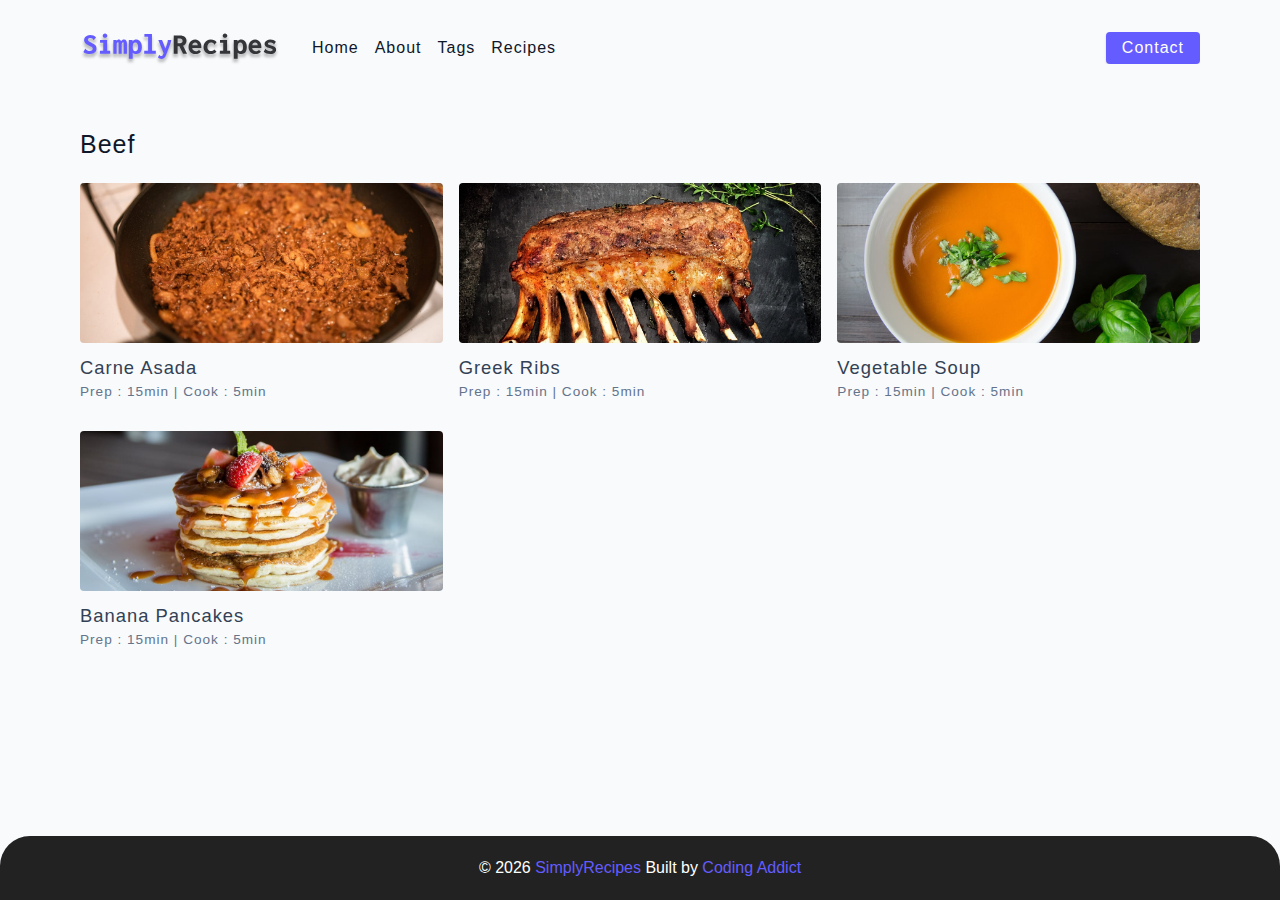
<file: html-css-simply-recipes-main/starter/tag-template.html>
<!DOCTYPE html>
<html lang="en">
  <head>
    <meta charset="UTF-8" />
    <meta http-equiv="X-UA-Compatible" content="IE=edge" />
    <meta name="viewport" content="width=device-width, initial-scale=1.0" />
    <title>Recipe Template || Final</title>
    <!-- favicon -->
    <link rel="shortcut icon" href="./assets/favicon.ico" type="image/x-icon" />
    <!-- normalize -->
    <link rel="stylesheet" href="./css/normalize.css" />
    <!-- font-awesome -->
    <link
      rel="stylesheet"
      href="https://cdnjs.cloudflare.com/ajax/libs/font-awesome/5.14.0/css/all.min.css"
    />
    <!-- main css -->
    <link rel="stylesheet" href="./css/main.css" />
  </head>
  <body>
    <!-- nav  -->
    <nav class="navbar">
      <div class="nav-center">
        <div class="nav-header">
          <a href="index.html" class="nav-logo">
            <img src="./assets/logo.svg" alt="simply recipes" />
          </a>
          <button class="nav-btn btn">
            <i class="fas fa-align-justify"></i>
          </button>
        </div>
        <div class="nav-links">
          <a href="index.html" class="nav-link"> home </a>
          <a href="about.html" class="nav-link"> about </a>
          <a href="tags.html" class="nav-link"> tags </a>
          <a href="recipes.html" class="nav-link"> recipes </a>

          <div class="nav-link contact-link">
            <a href="contact.html" class="btn"> contact </a>
          </div>
        </div>
      </div>
    </nav>
    <!-- end of nav -->
    <main class="page">
      <div class="featured-recipes">
        <h4>Beef</h4>
          <!-- recipes list -->
        <div class="recipes-list">
          <!-- single recipe -->
          <a href="single-recipe.html" class="recipe">
            <img
              src="./assets/recipes/recipe-1.jpeg"
              class="img recipe-img"
              alt=""
            />
            <h5>Carne Asada</h5>
            <p>Prep : 15min | Cook : 5min</p>
          </a>
          <!-- end of single recipe -->
          <!-- single recipe -->
          <a href="single-recipe.html" class="recipe">
            <img
              src="./assets/recipes/recipe-2.jpeg"
              class="img recipe-img"
              alt=""
            />
            <h5>Greek Ribs</h5>
            <p>Prep : 15min | Cook : 5min</p>
          </a>
          <!-- end of single recipe -->
          <!-- single recipe -->
          <a href="single-recipe.html" class="recipe">
            <img
              src="./assets/recipes/recipe-3.jpeg"
              class="img recipe-img"
              alt=""
            />
            <h5>Vegetable Soup</h5>
            <p>Prep : 15min | Cook : 5min</p>
          </a>
          <!-- end of single recipe -->
          <!-- single recipe -->
          <a href="single-recipe.html" class="recipe">
            <img
              src="./assets/recipes/recipe-4.jpeg"
              class="img recipe-img"
              alt=""
            />
            <h5>Banana Pancakes</h5>
            <p>Prep : 15min | Cook : 5min</p>
          </a>
          <!-- end of single recipe -->
        </div>
        <!-- end of recipe list -->
      </div>
          
    </main>
    <!-- footer -->
    <footer class="page-footer">
      <p>
        &copy; <span id="date"></span>
        <span class="footer-logo">SimplyRecipes</span> Built by
        <a href="https://www.johnsmilga.com/">Coding Addict</a>
      </p>
    </footer>
    <script src="./js/app.js"></script>
  </body>
</html>
</file>
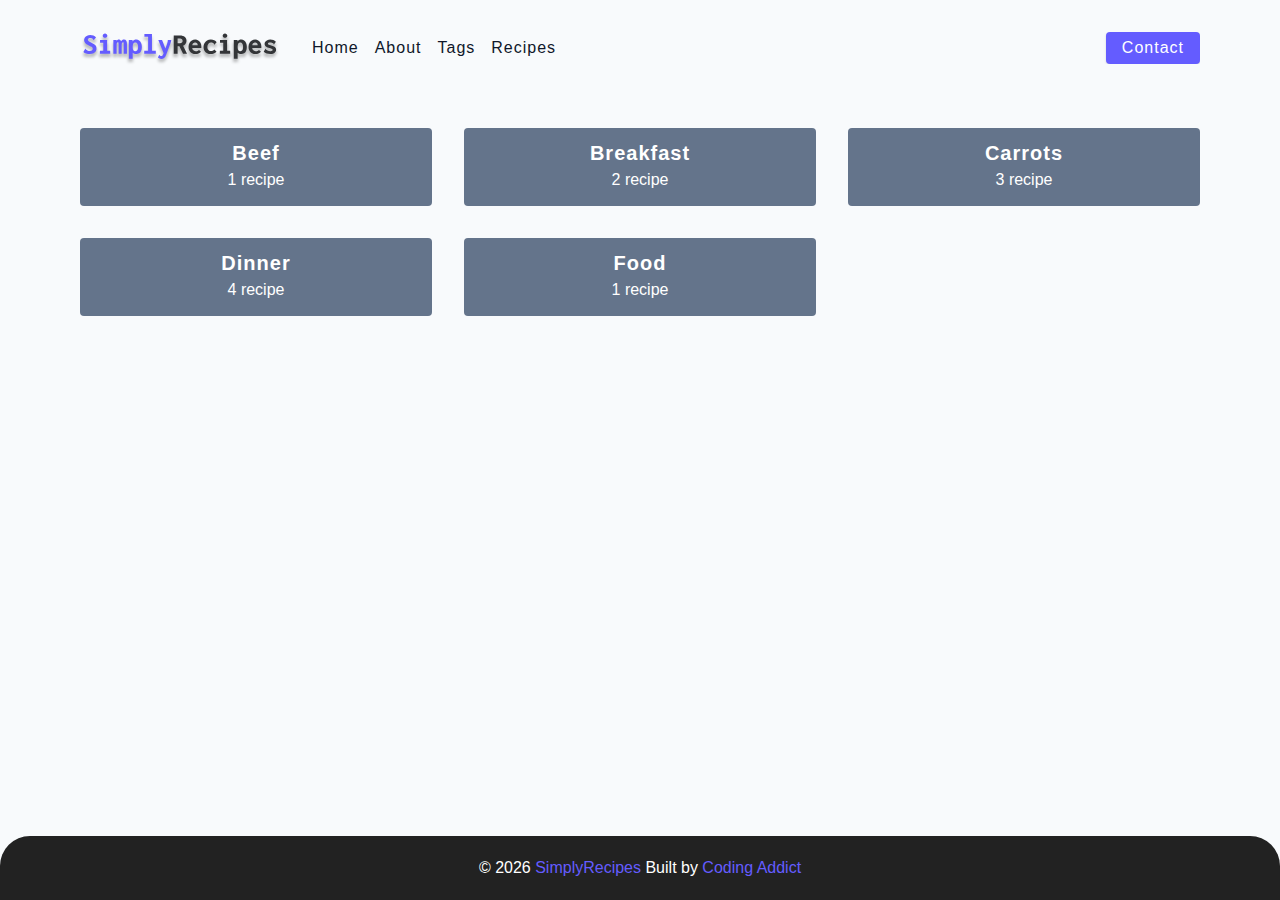
<file: html-css-simply-recipes-main/starter/tags.html>
<!DOCTYPE html>
<html lang="en">
  <head>
    <meta charset="UTF-8" />
    <meta http-equiv="X-UA-Compatible" content="IE=edge" />
    <meta name="viewport" content="width=device-width, initial-scale=1.0" />
    <title>Tags || Final</title>
    <!-- favicon -->
    <link rel="shortcut icon" href="./assets/favicon.ico" type="image/x-icon" />
    <!-- normalize -->
    <link rel="stylesheet" href="./css/normalize.css" />
    <!-- font-awesome -->
    <link
      rel="stylesheet"
      href="https://cdnjs.cloudflare.com/ajax/libs/font-awesome/5.14.0/css/all.min.css"
    />
    <!-- main css -->
    <link rel="stylesheet" href="./css/main.css" />
  </head>
  <body>
    <!-- nav  -->
    <nav class="navbar">
      <div class="nav-center">
        <div class="nav-header">
          <a href="index.html" class="nav-logo">
            <img src="./assets/logo.svg" alt="simply recipes" />
          </a>
          <button class="nav-btn btn">
            <i class="fas fa-align-justify"></i>
          </button>
        </div>
        <div class="nav-links">
          <a href="index.html" class="nav-link"> home </a>
          <a href="about.html" class="nav-link"> about </a>
          <a href="tags.html" class="nav-link"> tags </a>
          <a href="recipes.html" class="nav-link"> recipes </a>

          <div class="nav-link contact-link">
            <a href="contact.html" class="btn"> contact </a>
          </div>
        </div>
      </div>
    </nav>
    <!-- end of nav -->
    <main class="page">
         <section class="tags-wrapper">
          <!-- single tag -->
              <a href="tag-template.html" class="tag">
                <h5>beef</h5>
                <p>1 recipe</p>
              </a>
            <!-- end of single tag -->
          <!-- single tag -->
              <a href="tag-template.html" class="tag">
                <h5>breakfast</h5>
                <p>2 recipe</p>
              </a>
            <!-- end of single tag -->
          <!-- single tag -->
              <a href="tag-template.html" class="tag">
                <h5>carrots</h5>
                <p>3 recipe</p>
              </a>
            <!-- end of single tag -->
          <!-- single tag -->
              <a href="tag-template.html" class="tag">
                <h5>dinner</h5>
                <p>4 recipe</p>
              </a>
            <!-- end of single tag -->
          <!-- single tag -->
              <a href="tag-template.html" class="tag">
                <h5>food</h5>
                <p>1 recipe</p>
              </a>
            <!-- end of single tag -->
        </section>
    </main>
    <!-- footer -->
    <footer class="page-footer">
      <p>
        &copy; <span id="date"></span>
        <span class="footer-logo">SimplyRecipes</span> Built by
        <a href="https://www.johnsmilga.com/">Coding Addict</a>
      </p>
    </footer>
    <script src="./js/app.js"></script>
  </body>
</html>
</file>
<file: Html-css-simply-cloud-hosting/css/style.css>
@import url('https://fonts.googleapis.com/css2?family=Lato:wght@300&display=swap');

:root {
    --primary-color: #047aed;
    --secondary-color: #1c3fa8;
    --dark-color: #002240;
    --light-color: #f4f4f4;
    --success-color:#5cb85c;
    --error-color:#d9534f;
}

* {
    box-sizing: border-box;
    padding: 0;
    margin: 0;
}

body {
    font-family: 'Lato', sans-serif;
    color: #333;
    line-height: 1.6;
}

ul {
    list-style-type: none;
}

a {
    text-decoration: none;
    color: #333;
}

h1,
h2 {
    font-weight: 300;
    line-height: 1.2;
    margin: 10px 0;
}

p {
    margin: 10px 0;
}

img {
    width: 100%;
}
code, pre {
    background-color: #333;
    color: #fff;
    padding: 10px;
    border-radius: 5px ;
}

/* Navbar */
.navbar {
    background-color: var(--primary-color);
    color: #fff;
    height: 70px;
}

.navbar ul {
    display: flex;
}

.navbar a {
    color: #fff;
    padding: 10px;
    margin: 0 5px;
}

.navbar a:hover {
    border-bottom: 2px greenyellow solid;
}

.navbar .flex {
    justify-content: space-between;
}

/* ShowCase */
.showcase {
    height: 400px;
    background-color: var(--primary-color);
    color: #fff;
    position: relative;
}

.showcase h1 {
    font-size: 40px;
}

.showcase p {
    margin: 20px 0;
}

.showcase .grid {
    overflow: visible;
    grid-template-columns: 55% 45%;
    gap: 30px;
}
.showcase-text {
    animation: slideInFromLeft 1s ease-in;
}

.showcase-form {
    position: relative;
    top: 60px;
    height: 350px;
    width: 400px;
    padding: 40px;
    z-index: 100;
    justify-self: flex-end;
    animation: slideInFromRight 1s ease-in;
}

.showcase-form .form-control {
    margin: 30px 0;
}

.showcase-form input[type='text'],
.showcase-form input[type='email'] {
    border: 0;
    border-bottom: 1px solid #b4becb;
    width: 100%;
    padding: 3px;
    font-size: 16px;
}

.showcase-form input:focus {
    outline: none;
}

.showcase::before,
.showcase::after {
    content: '';
    position: absolute;
    height: 100px;
    bottom: -70px;
    right: 0;
    left: 0;
    background: #fff;
    transform: skewY(-3.5deg);
    -webkit-transform: skewY(-3.5deg);
    -moz-transform: skewY(-3.5deg);
    -ms-transform: skewY(-3.5deg);
}

/*Stats*/
.stats {
    padding-top: 100px;
    animation: slideInFromBottom 1s ease-in;
}

.stats-heading {
    max-width: 500px;
    margin: auto;
}

.stats .grid h3 {
    font-size: 35px;
}

.stats .grid p {
    font-size: 20px;
    font-weight: bold;
}

/*Cli*/
.cli .grid {
    grid-template-columns: repeat(3, 1fr);
    grid-template-rows: repeat(2, 1fr);
}

.cli .grid>*:first-child {
    grid-column: 1 / span 2;
    grid-row: 1 / span 2;
}

/*Cloud*/
.cloud .grid {
    grid-template-columns: 4fr 3fr;
}

/* Languages */
.languages .flex {
    flex-wrap: wrap;
}

.languages .card {
    text-align: center;
    margin: 18px 10px 40px;
    transition: 0.2s ease-in;
}

.languages .card h4 {
    font-size: 20px;
    margin-bottom: 10px;
}

.languages .card:hover {
    transform: translateY(-15px);
    border-bottom: 5px greenyellow ridge;
    border-top: 5px greenyellow ridge;
}

/*Features*/

.features-head img, .docs-head img {
    width: 200px;
    justify-self: flex-end;
}
.features-sub-head img {
    width: 300px;
    justify-self: flex-end;
}
.features-main .card > i  {
  margin-right: 20px;
}
.features-main .grid {
    padding: 20px;
}
.features-main .grid > *:first-child {
    grid-column: 1 /span 3;
}
.features-main .grid >  *:nth-child(2) {
    grid-column: 1 /span 2;
}





/*Docs*/
.docs-main h3 {
    margin: 20px 0;
}
.docs-main .grid {
    grid-template-columns: 1fr 2fr;
    align-items: flex-start;
}
.docs-main nav li {
    font-size: 17px;
    padding-bottom: 5px;
    margin-bottom: 5px;
    border-bottom: 1px #ccc solid;
}
.docs-main a:hover{
    border-bottom: 2px greenyellow solid;
}


/*Footer*/
.footer .social a {
    margin: 0 10px;
}

/*Animations*/
@keyframes slideInFromLeft {
    0% {
        transform: translateX(-100%);
    }
    100% {
        transform: translateX(0);
    }
}
@keyframes slideInFromRight {
    0% {
        transform: translateX(100%);
    }
    100% {
        transform: translateX(0);
    }
}
@keyframes slideInFromTop {
    0% {
        transform: translateY(-100%);
    }
    100% {
        transform: translateX(0);
    }
}
@keyframes slideInFromBottom {
    0% {
        transform: translateY(100%);
    }
    100% {
        transform: translateX(0);
    }
}


/* Tablets and under*/
@media (max-width: 768px) {
    .grid,
    .showcase .grid,
    .stats .grid,
    .cli .grid,
    .cloud .grid,
    .features-main .grid,
    .docs-main .grid {
        grid-template-columns: 1fr;
        grid-template-rows: 1fr;
    }
    .showcase {
        height: auto;
    }
    .showcase-text {
        text-align: center;
        margin-top: 40px;
        animation: slideInFromTop 1s ease-in;
    }
    .showcase-form {
        justify-self: center;
        margin: auto;
        animation: slideInFromBottom 1s ease-in;
    }
    .cli .grid>*:first-child {
        grid-column: 1 ;
        grid-row: 1 ;
    }
    .features-head,
    .features-sub-head,
    .docs-head {
        text-align: center;
    }
    .features-head img,
    .features-sub-head img,
    .docs-head img {
        justify-self: center;
    }
    .features-main .grid > *:first-child,
    .features-main .grid > *:nth-child(2) {
        grid-column: 1;
    }
}



/*Moble*/
@media (max-width: 500px) {
    .navbar {
        height: 110px;
    }

    .navbar .flex {
        flex-direction: column;
    }

    .navbar ul {
        padding: 10px;
        background-color: rgba(0, 0, 0, 0.1);
    }
}




















/* Utilities */
.container {
    max-width: 1100px;
    margin: 0 auto;
    overflow: auto;
    padding: 0 40px;
}

.card {
    background-color: #fff;
    color: #333;
    border-radius: 10px;
    box-shadow: 0 3px 10px rgba(0, 0, 0, 0.2);
    padding: 20px;
    margin: 10px;
}

.btn {
    display: inline-block;
    padding: 10px 30px;
    cursor: pointer;
    background: var(--primary-color);
    color: #fff;
    border: none;
    border-radius: 5px;
}

.btn-outline {
    background-color: transparent;
    border: 1px #fff solid;
}

.btn:hover {
    transform: scale(0.98);
    color: greenyellow;
    border-bottom: 5px greenyellow solid;
}

/* Backgrounds & colored buttons */

.bg-primary,
.btn-primary {
    background-color: var(--primary-color);
    color: #fff;
}

.bg-secondary,
.btn-secondary {
    background-color: var(--secondary-color);
    color: #fff;
}

.bg-dark,
.btn-dark {
    background-color: var(--dark-color);
    color: #fff;
}

.bg-light,
.btn-light {
    background-color: var(--light-color);
    color: #333;
}

/*Text Colors*/

.text-primary
{
   color: var(--primary-color);
}


.text-secondary {
   color: var(--secondary-color);
}


.text-dark {
   color: var(--dark-color);
}


.text-light {
   color: var(--light-color);
}


.bg-primary a,
.btn-primary a,
.bg-secondary a,
.btn-secondary a,
.bg-dark a,
.btn-dark a {
    color: #fff;
}


/*Text sizes*/

.lead {
    font-size: 20px;
}

.sm {
    font-size: 1rem;
}

.md {
    font-size: 2rem;
}

.lg {
    font-size: 3rem;
}

.xl {
    font-size: 4rem;
}

.text-center {
    text-align: center;
}

/*Alert*/
.alert {
    background-color: var(--light-color);
    padding: 10px 20px;
    font-weight: bold;
    margin: 15px 0;
}
.alert i {
    margin-right: 10px;
}
.alert-success {
background-color: var(--success-color);
color: #fff;
}
.alert-error {
    background-color: var(--error-color);
    color: #fff;
    }


.flex {
    display: flex;
    justify-content: center;
    align-items: center;
    height: 100%;
}

.grid {
    display: grid;
    grid-template-columns: repeat(2, 1fr);
    gap: 20px;
    justify-content: center;
    align-items: center;
    height: 100%;
}

.grid-3 {
    grid-template-columns: repeat(3, 1fr);
}

/*Margin*/
.my-1 {
    margin: 1rem 0;
}

.my-2 {
    margin: 1.5rem 0;
}

.my-3 {
    margin: 2rem 0;
}

.my-4 {
    margin: 3rem 0;
}

.my-5 {
    margin: 4rem 0;
}

.m-1 {
    margin: 1rem;
}

.m-2 {
    margin: 1.5rem;
}

.m-3 {
    margin: 2rem;
}

.m-4 {
    margin: 3rem;
}

.m-5 {
    margin: 4rem;
}

/*Padding*/
.py-1 {
    padding: 1rem 0;
}

.py-2 {
    padding: 1.5rem 0;
}

.py-3 {
    padding: 2rem 0;
}

.py-4 {
    padding: 3rem 0;
}

.py-5 {
    padding: 4rem 0;
}

.p-1 {
    padding: 1rem;
}

.p-2 {
    padding: 1.5rem;
}

.p-3 {
    padding: 2rem;
}

.p-4 {
    padding: 3rem;
}

.p-5 {
    padding: 4rem;
}
</file>
<file: html-css-simply-recipes-main/starter/css/main.css>
*,
::after,
::before {
  box-sizing: border-box;
}

/* fonts */

@import url('https://fonts.googleapis.com/css2?family=Roboto:wght@400;500;600&family=Montserrat&display=swap');

html {
  font-size: 100%;
}

/*16px*/

:root {
  /* colors */
  --primary-100: #e2e0ff;
  --primary-200: #c1beff;
  --primary-300: #a29dff;
  --primary-400: #837dff;
  --primary-500: #645cff;
  --primary-600: #504acc;
  --primary-700: #3c3799;
  --primary-800: #282566;
  --primary-900: #141233;

  /* grey */
  --grey-50: #f8fafc;
  --grey-100: #f1f5f9;
  --grey-200: #e2e8f0;
  --grey-300: #cbd5e1;
  --grey-400: #94a3b8;
  --grey-500: #64748b;
  --grey-600: #475569;
  --grey-700: #334155;
  --grey-800: #1e293b;
  --grey-900: #0f172a;
  /* rest of the colors */
  --black: #222;
  --white: #fff;
  --red-light: #f8d7da;
  --red-dark: #842029;
  --green-light: #d1e7dd;
  --green-dark: #0f5132;

  /* fonts  */
  --headingFont: 'Roboto', sans-serif;
  --bodyFont: 'Nunito', sans-serif;
  --smallText: 0.7em;
  /* rest of the vars */
  --backgroundColor: var(--grey-50);
  --textColor: var(--grey-900);
  --borderRadius: 0.25rem;
  --letterSpacing: 1px;
  --transition: 0.3s ease-in-out all;
  --max-width: 1120px;
  --fixed-width: 600px;

  /* box shadow*/
  --shadow-1: 0 1px 3px 0 rgba(0, 0, 0, 0.1), 0 1px 2px 0 rgba(0, 0, 0, 0.06);
  --shadow-2: 0 4px 6px -1px rgba(0, 0, 0, 0.1),
    0 2px 4px -1px rgba(0, 0, 0, 0.06);
  --shadow-3: 0 10px 15px -3px rgba(0, 0, 0, 0.1),
    0 4px 6px -2px rgba(0, 0, 0, 0.05);
  --shadow-4: 0 20px 25px -5px rgba(0, 0, 0, 0.1),
    0 10px 10px -5px rgba(0, 0, 0, 0.04);
}

body {
  background: var(--backgroundColor);
  font-family: var(--bodyFont);
  font-weight: 400;
  line-height: 1.75;
  color: var(--textColor);
}

p {
  margin-top: 0;
  margin-bottom: 1.5rem;
  max-width: 40em;
}

h1,
h2,
h3,
h4,
h5 {
  margin: 0;
  margin-bottom: 1.38rem;
  font-family: var(--headingFont);
  font-weight: 400;
  line-height: 1.3;
  text-transform: capitalize;
  letter-spacing: var(--letterSpacing);
}

h1 {
  margin-top: 0;
  font-size: 3.052rem;
}

h2 {
  font-size: 2.441rem;
}

h3 {
  font-size: 1.953rem;
}

h4 {
  font-size: 1.563rem;
}

h5 {
  font-size: 1.25rem;
}

small,
.text-small {
  font-size: var(--smallText);
}

a {
  text-decoration: none;
}

ul {
  list-style-type: none;
  padding: 0;
}

.img {
  width: 100%;
  display: block;
  object-fit: cover;
}

/* buttons */

.btn {
  cursor: pointer;
  color: var(--white);
  background: var(--primary-500);
  border: transparent;
  border-radius: var(--borderRadius);
  letter-spacing: var(--letterSpacing);
  padding: 0.375rem 0.75rem;
  box-shadow: var(--shadow-1);
  transition: var(--transtion);
  text-transform: capitalize;
  display: inline-block;
}

.btn:hover {
  background: var(--primary-700);
  box-shadow: var(--shadow-3);
}

.btn-hipster {
  color: var(--primary-500);
  background: var(--primary-200);
}

.btn-hipster:hover {
  color: var(--primary-200);
  background: var(--primary-700);
}

.btn-block {
  width: 100%;
}

/* alerts */
.alert {
  padding: 0.375rem 0.75rem;
  margin-bottom: 1rem;
  border-color: transparent;
  border-radius: var(--borderRadius);
}

.alert-danger {
  color: var(--red-dark);
  background: var(--red-light);
}

.alert-success {
  color: var(--green-dark);
  background: var(--green-light);
}

/* form */

.form {
  width: 90vw;
  max-width: var(--fixed-width);
  background: var(--white);
  border-radius: var(--borderRadius);
  box-shadow: var(--shadow-2);
  padding: 2rem 2.5rem;
  margin: 3rem auto;
}

.form-label {
  display: block;
  font-size: var(--smallText);
  margin-bottom: 0.5rem;
  text-transform: capitalize;
  letter-spacing: var(--letterSpacing);
}

.form-input,
.form-textarea {
  width: 100%;
  padding: 0.375rem 0.75rem;
  border-radius: var(--borderRadius);
  background: var(--backgroundColor);
  border: 1px solid var(--grey-200);
}

.form-row {
  margin-bottom: 1rem;
}

.form-textarea {
  height: 7rem;
}

::placeholder {
  font-family: inherit;
  color: var(--grey-400);
}

.form-alert {
  color: var(--red-dark);
  letter-spacing: var(--letterSpacing);
  text-transform: capitalize;
}

/* alert */

@keyframes spinner {
  to {
    transform: rotate(360deg);
  }
}

.loading {
  width: 6rem;
  height: 6rem;
  border: 5px solid var(--grey-400);
  border-radius: 50%;
  border-top-color: var(--primary-500);
  animation: spinner 0.6s linear infinite;
}

.loading {
  margin: 0 auto;
}

/* title */

.title {
  text-align: center;
}

.title-underline {
  background: var(--primary-500);
  width: 7rem;
  height: 0.25rem;
  margin: 0 auto;
  margin-top: -1rem;
}

/*
=============== 
Navbar
===============
*/
.navbar {
  display: flex;
  justify-content: center;
  align-items: center;

}

.nav-center {
  width: 90vw;
  max-width: var(--max-width);
}

.nav-header {
  height: 6rem;
  display: flex;
  justify-content: space-between;
  align-items: center;
}

.nav-logo {
  display: flex;
  align-items: flex-end;
}

.nav-header img {
  width: 200px;
}

.nav-btn {
  padding: 0.15rem 0.75rem;
}

.nav-btn i {
  font-size: 1.25rem;
}

.nav-links {
  height: 0;
  overflow: hidden;
  display: flex;
  flex-direction: column;
  transition: var(--transition);
}

.show-links {
  height: 23.9375rem;
}

.nav-link {
  display: block;
  text-align: center;
  text-transform: capitalize;
  color: var(--grey-900);
  letter-spacing: var(--letterSpacing);
  padding: 1rem 0;
  border-top: 1px solid var(--grey-500);
  transition: var(--transition);
}

.nav-link:hover {
  color: var(--primary-500);
}

.contact-link a {
  padding: 0.15rem 1rem;
}

@media screen and (min-width: 992px) {
  .nav-btn {
    display: none;
  }

  .navbar {
    height: 6rem;
  }

  .nav-center {
    display: flex;
    align-items: center;
  }

  .nav-header {
    padding: 0;
    height: auto;
    margin-right: 2rem;
  }

  .nav-links {
    height: auto !important;
    flex-direction: row;
    align-items: center;
    width: 100%;
  }

  .nav-link {
    padding: 0;
    border-top: none;
    margin-right: 1rem;
    font-size: 1rem;
  }

  .contact-link {
    margin-left: auto;
    margin-right: 0;
  }
}

/*
=============== 
Page
===============
*/
.page {
  /*background: red;*/
  width: 90vw;
  max-width: var(--max-width);
  margin: 0 auto;
  padding-top: 2rem;
  min-height: calc(100vh - (6rem + 4rem));
}

/*
=============== 
Footer
===============
*/
.page-footer {
  height: 4rem;
  background: var(--black);
  color: var(--white);
  display: flex;
  align-items: center;
  justify-content: center;
  border-top-right-radius: 30px;
  border-top-left-radius: 30px;
 
}

.page-footer p {
  margin-bottom: 0;
}

.footer-logo,
.page-footer a {
  color: var(--primary-500);
}

/*
=============== 
Hero
===============
*/
.hero {
  height: 40vh;
  background: url('../assets/main.jpeg') center/cover no-repeat;
  margin-bottom: 2rem;
  border-radius: var(--borderRadius);
  position: relative;
}

.hero-container {
  position: absolute;
  width: 100%;
  height: 100%;
  top: 0;
  left: 0;
  background: rgba(0, 0, 0, 0.4);
  border-radius: var(--borderRadius);
  display: flex;
  align-items: center;
  justify-content: center;
}

.hero-text {
  text-align: center;
  color: var(--white);
}

@media screen and (min-width:768px) {
  .hero-text h1 {
    font-size: 4rem;
    margin-bottom: 0;
  }
}

/*
=============== 
Recipes
===============
*/
.recipes-container {
  display: grid;
  gap: 2rem 1rem;
}

.recipes-list {
  display: grid;
  gap: 2rem 1rem;
  padding-bottom: 3rem;
}

.tags-container {
  order: 1;
  display: flex;
  flex-direction: column;
  padding-bottom: 3rem;
}

.tags-container h4 {
  margin-bottom: 0.5rem;
  font-weight: 500;
}

.tags-list {
  display: grid;
  grid-template-columns: 1fr 1fr 1fr;
}

.tags-list a {
  text-transform: capitalize;
  display: block;
  color: var(--grey-500);
  transition: var(--transition);
}

.tags-list a:hover {
  color: var(--primary-500);
}

.recipe {
  display: block;
}

.recipe-img {
  height: 15rem;
  border-radius: var(--borderRadius);
  margin-bottom: 1rem;
}

.recipe h5 {
  margin-bottom: 0;
  margin-top: 0.25rem;
  line-height: 1;
  color: var(--grey-700);
}

.recipe p {
  margin-bottom: 0;
  line-height: 1;
  color: var(--grey-500);
  margin-top: 0.5rem;
  letter-spacing: var(--letterSpacing);
}

@media screen and (min-width:576px) {
  .recipes-list {
    grid-template-columns: 1fr 1fr;
  }

  .recipe-img {
    height: 10rem;
  }
}

@media screen and (min-width:992px) {
  .recipe-container {
    grid-template-columns: 200px 1fr;
    gap: 1rem;
  }

  .recipes-list {
    grid-template-columns: 1fr 1fr;
  }

  .recipe p {
    font-size: 0.85rem;
  }

  .tags-container {
    order: 0;
  }

  .tags-list {
    display: grid;
    grid-template-columns: 1fr;
  }

}

@media screen and (min-width:1200px) {
  .recipe h5 {
    font-size: 1.15rem;
  }

  .recipes-list {
    grid-template-columns: 1fr 1fr 1fr;
  }
}

/*
=============== 
Error Page
===============
*/
.error-page {
  text-align: center;
  padding-top: 5rem;
}

.error-page h1 {
  font-size: 9rem;
}

/*
=============== 
About page
===============
*/
.about-page h2 {
  text-transform: none;
  font-weight: bold;
}

.about-page {
  display: grid;
  gap: 2rem 4rem;
  padding-bottom: 3rem;
}

.about-img {
  border-radius: var(--borderRadius);
  height: 300px;
}

@media screen and (min-width: 992px) {
  .about-page {
    grid-template-columns: 1fr 1fr;
    grid-template-rows: 400px;
    align-items: center;
  }

  .about-img {
    height: 100%;
  }
}

.featured-title {
  text-align: center;
}

/*
=============== 
Contact Page
===============
*/
.contact-form {
  width: 100%;
  margin: 0;
}

.contact-container {
  display: grid;
  gap: 2rem 3rem;
  padding-bottom: 3rem;
}

@media screen and (min-width:992px) {
  .contact-container {
    grid-template-columns: 1fr 450px;
    align-items: center;
  }
}

/*
=============== 
Tags Page
===============
*/
.tags-wrapper {
  display: grid;
  gap: 2rem;
  padding-bottom: 3rem;
}

.tag {
  background: var(--grey-500);
  border-radius: var(--borderRadius);
  text-align: center;
  color: var(--white);
  transition: var(--transition);
  padding: 0.75rem 0;
}

.tag:hover {
  background: var(--primary-500);
}

.tag h5,
.tag p {
  margin-bottom: 0;
}

.tag h5 {
  font-weight: 600;
}

@media screen and (min-width: 576px) {
  .tags-wrapper {
    grid-template-columns: 1fr 1fr;
  }

  @media screen and (min-width:992px) {
    .tags-wrapper {
      grid-template-columns: repeat(3, 1fr);
    }

  }

}
/*
=============== 
single recipe page
===============
*/
.recipe-hero{
  display: grid;
  gap: 3rem;
}
.recipe-hero-img {
  height: 300px;
  border-radius: var(--borderRadius);
}
.recipe-hero p {
  color: var(--grey-600);
}
.recipe-icons {
  display: grid;
  grid-template-columns: repeat(3,1fr);
  gap: 1rem;
  margin: 2rem 0;
  text-align: center;
}
.recipe-icons i {
  font-size: 1.5rem;
  color: var(--primary-500);
}
.recipe-icons h5 ,
.recipe-icons p {
  margin-bottom: 0;
  font-size: 0.85rem;
}
.recipe-icons p {
  color: var(--grey-600);
}
.recipe-tags {
  display: flex;
  align-items: center;
  flex-wrap: wrap;
  font-size: 0.7em;
  font-weight: 600;
}
.recipe-tags a {
  background: var(--primary-500);
  border-radius: var(--borderRadius);
  color: var(--white);
  padding: 0.05rem 0.5rem;
  margin: 0 0.25rem;
  text-transform: capitalize;
}
.recipe-tags a:hover {
  background: var(--green-dark);
}
@media screen and (min-width:992px) {
  .recipe-hero {
    grid-template-columns: 4fr 5fr;
  }

}
.recipe-content {
  padding: 3rem 0;
  display: grid;
  gap: 2rem 5rem;
}
@media screen and (min-width:992px) {
  .recipe-content {
    grid-template-columns: 2fr 1fr;
  }
}
.single-instruction header {
  display: grid;
  grid-template-columns: auto 1fr;
  gap: 1.5rem;
  align-items: center;
}
.single-instruction header p {
  text-transform: uppercase;
  font-weight: 600;
  margin-bottom: 0;
  color: var(--primary-500);
}
.single-instruction > p {
  color: var(--grey-700);
}
.single-instruction header div {
  height: 2px;
  background: var(--grey-300);
}
.second-column {
  display: grid;
  row-gap: 2rem;
}
.single-ingredient {
  border-bottom: 2px solid var(--grey-300);
  padding-bottom: 0.75rem;
  color: var(--grey-700);
}
.single-tool {
  border-bottom: 2px solid var(--grey-300);
  padding-bottom: 0.75rem;
  color: var(--primary-500);
  text-transform: capitalize;
}
</file>
